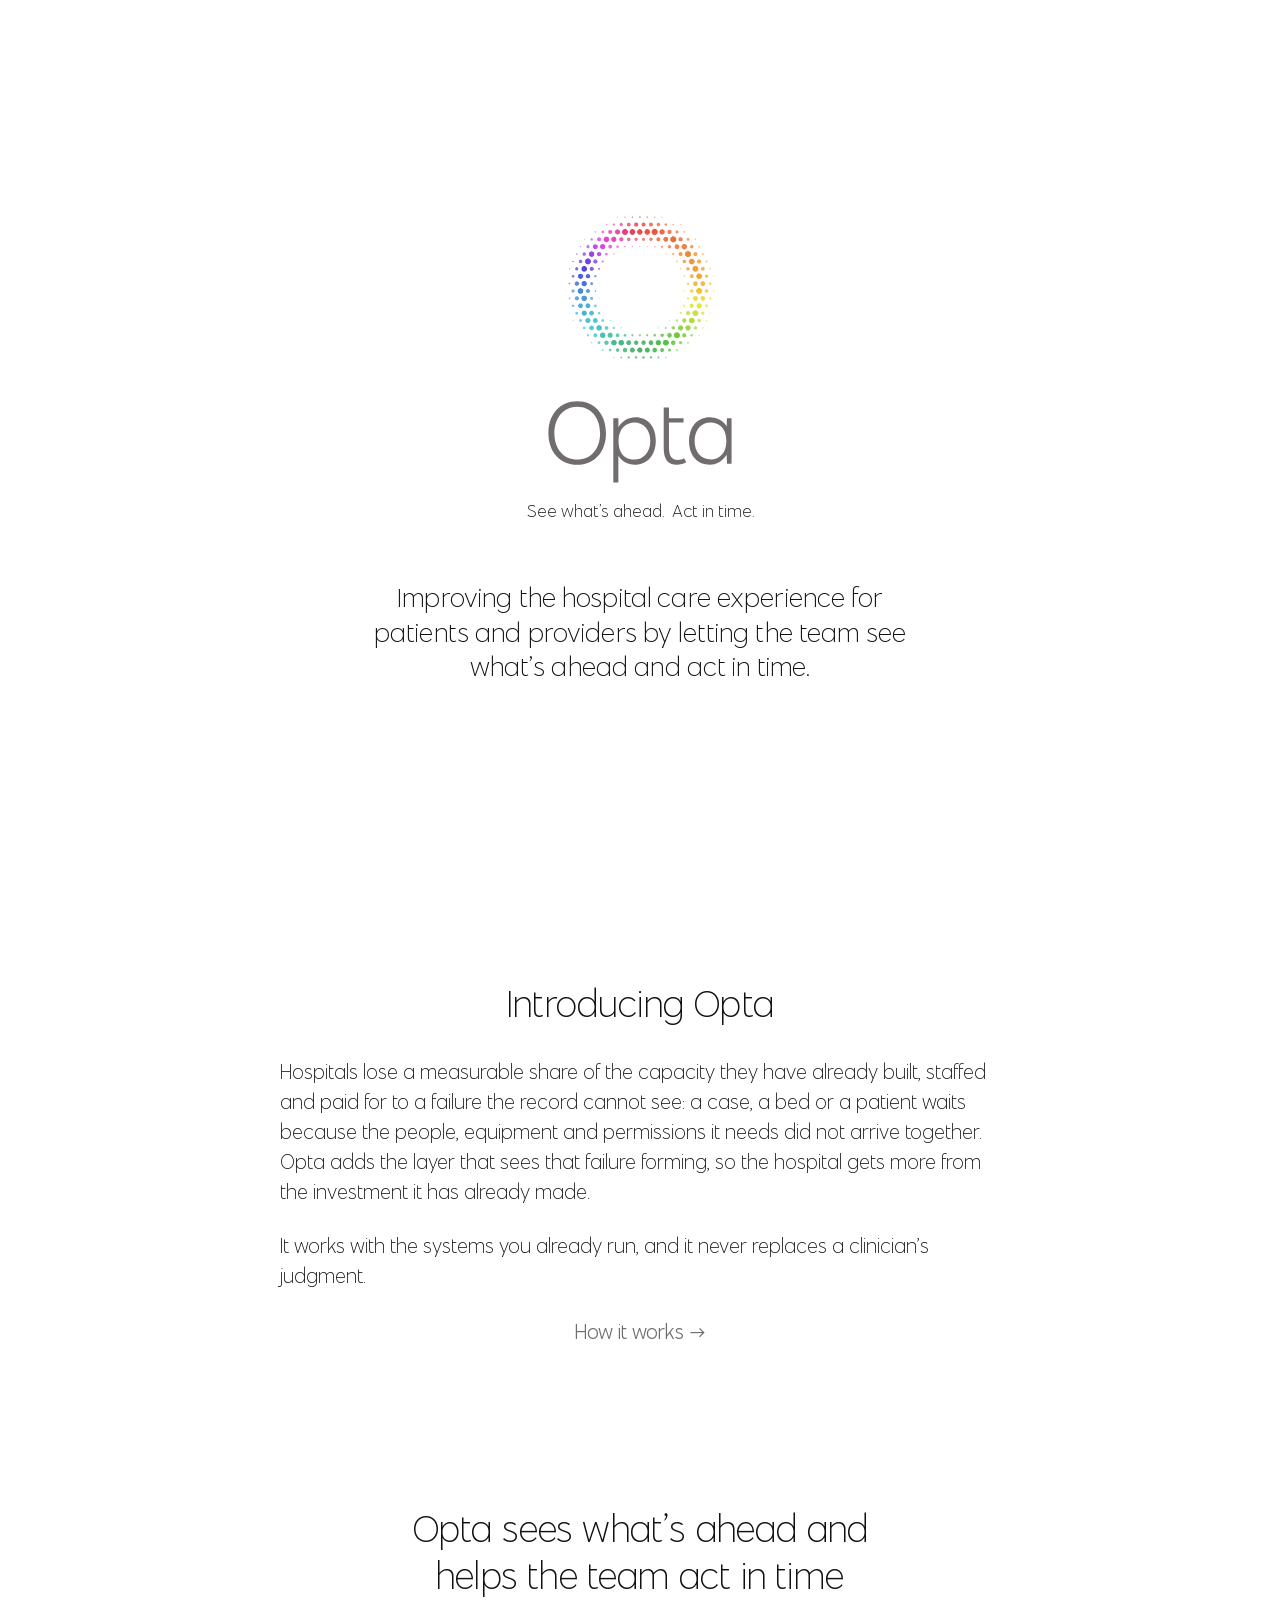
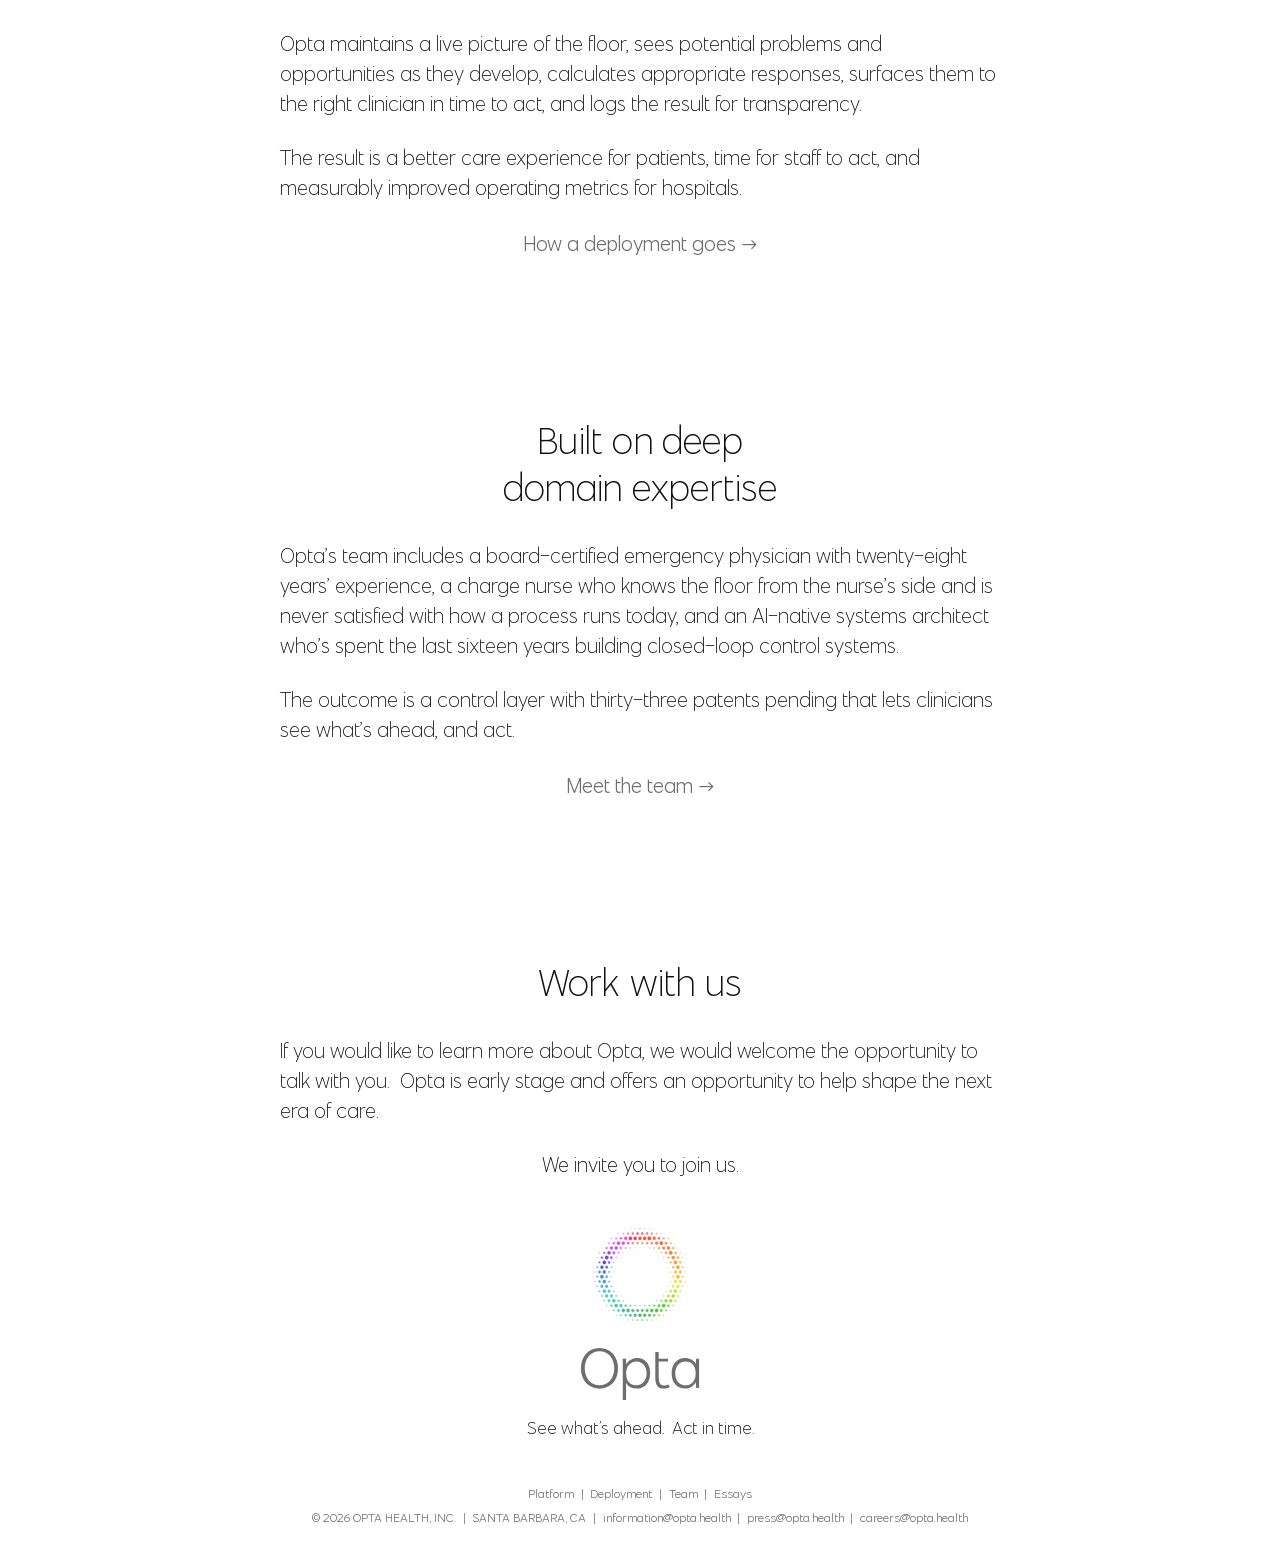
<file: index.html>
<!DOCTYPE html>
<html lang="en">
<head>
<meta charset="UTF-8">
<meta name="viewport" content="width=device-width, initial-scale=1">
<title>Opta — See what’s ahead. Act in time.</title>
<meta name="description" content="Improving the hospital care experience for patients and providers by letting the team see what’s ahead and act in time.">
<meta property="og:type" content="website">
<meta property="og:title" content="Opta — See what’s ahead. Act in time.">
<meta property="og:description" content="Improving the hospital care experience for patients and providers by letting the team see what’s ahead and act in time.">
<meta property="og:url" content="https://opta.health/">
<meta property="og:image" content="https://opta.health/assets/share-card.png">
<meta property="og:image:width" content="1200">
<meta property="og:image:height" content="630">
<link rel="icon" type="image/svg+xml" href="assets/favicon.svg?v=3">
<link rel="icon" type="image/png" sizes="32x32" href="assets/favicon-32.png?v=3">
<link rel="icon" type="image/png" sizes="16x16" href="assets/favicon-16.png?v=3">
<link rel="apple-touch-icon" href="assets/apple-touch-icon.png">
<link rel="preload" href="assets/fonts/EssentialSans-Thin.woff2" as="font" type="font/woff2" crossorigin>
<link rel="stylesheet" href="assets/site.css">
</head>
<body>

<section class="s1">
  <div class="lockup"><img class="mark" src="assets/opta-mark-ring.png" alt="" width="1085" height="1039"><img class="wordmark" src="assets/opta-wordmark.svg" alt="Opta"></div>
  <p class="tagline">See what’s ahead.&nbsp; Act in time.</p>
  <h1 class="desc">Improving the hospital care experience for patients and providers by letting the team see what’s ahead and act in time.</h1>
</section>

<section class="s2">
  <h2>Introducing Opta</h2>
  <p class="body">Hospitals lose a measurable share of the capacity they have already built, staffed and paid for to a failure the record cannot see: a case, a bed or a patient waits because the people, equipment and permissions it needs did not arrive together. Opta adds the layer that sees that failure forming, so the hospital gets more from the investment it has already made.</p>
  <p class="body">It works with the systems you already run, and it never replaces a clinician’s judgment.</p>
  <a class="more" href="/platform/">How it works →</a>
</section>

<section class="s3">
  <h2>Opta sees what’s ahead and<br>helps the team act in time</h2>
  <p class="body">Opta maintains a live picture of the floor, sees potential problems and opportunities as they develop, calculates appropriate responses, surfaces them to the right clinician in time to act, and logs the result for transparency.</p>
  <p class="body">The result is a better care experience for patients, time for staff to act, and measurably improved operating metrics for hospitals.</p>
  <a class="more" href="/deployment/">How a deployment goes →</a>
</section>

<section class="s4">
  <h2>Built on deep<br>domain expertise</h2>
  <p class="body">Opta’s team includes a board-certified emergency physician with twenty-eight years’ experience, a charge nurse who knows the floor from the nurse’s side and is never satisfied with how a process runs today, and an AI-native systems architect who’s spent the last sixteen years building closed-loop control systems.</p>
  <p class="body">The outcome is a control layer with <span class="patents">thirty-three</span><!-- PATENTS PENDING: edit the number --> patents pending that lets clinicians see what’s ahead, and act.</p>
  <a class="more" href="/team/">Meet the team →</a>
</section>

<section class="s5" id="work">
  <div class="content">
    <h2>Work with us</h2>
    <p class="body">If you would like to learn more about Opta, we would welcome the opportunity to talk with you.&nbsp; Opta is early stage and offers an opportunity to help shape the next era of care.</p>
    <p class="body">We invite you to join us.</p>
    <div class="lockup small"><img class="mark" src="assets/opta-mark-ring.png" alt="" width="1085" height="1039"><img class="wordmark" src="assets/opta-wordmark.svg" alt="Opta"></div>
    <p class="tagline">See what’s ahead.&nbsp; Act in time.</p>
  </div>
  <footer>
    <span class="essay"><a href="/platform/">Platform</a> <span class="sep">|</span> <a href="/deployment/">Deployment</a> <span class="sep">|</span> <a href="/team/">Team</a> <span class="sep">|</span> <a href="/essays/">Essays</a></span>
    <span class="caps">© 2026 Opta Health, Inc.</span> <span class="sep">|</span> <span class="caps">Santa Barbara, CA</span> <span class="sep">|</span> <a href="mailto:information@opta.health">information@opta.health</a> <span class="sep">|</span> <a href="mailto:press@opta.health">press@opta.health</a> <span class="sep">|</span> <a href="mailto:careers@opta.health">careers@opta.health</a>
  </footer>
</section>

</body>
</html>
</file>
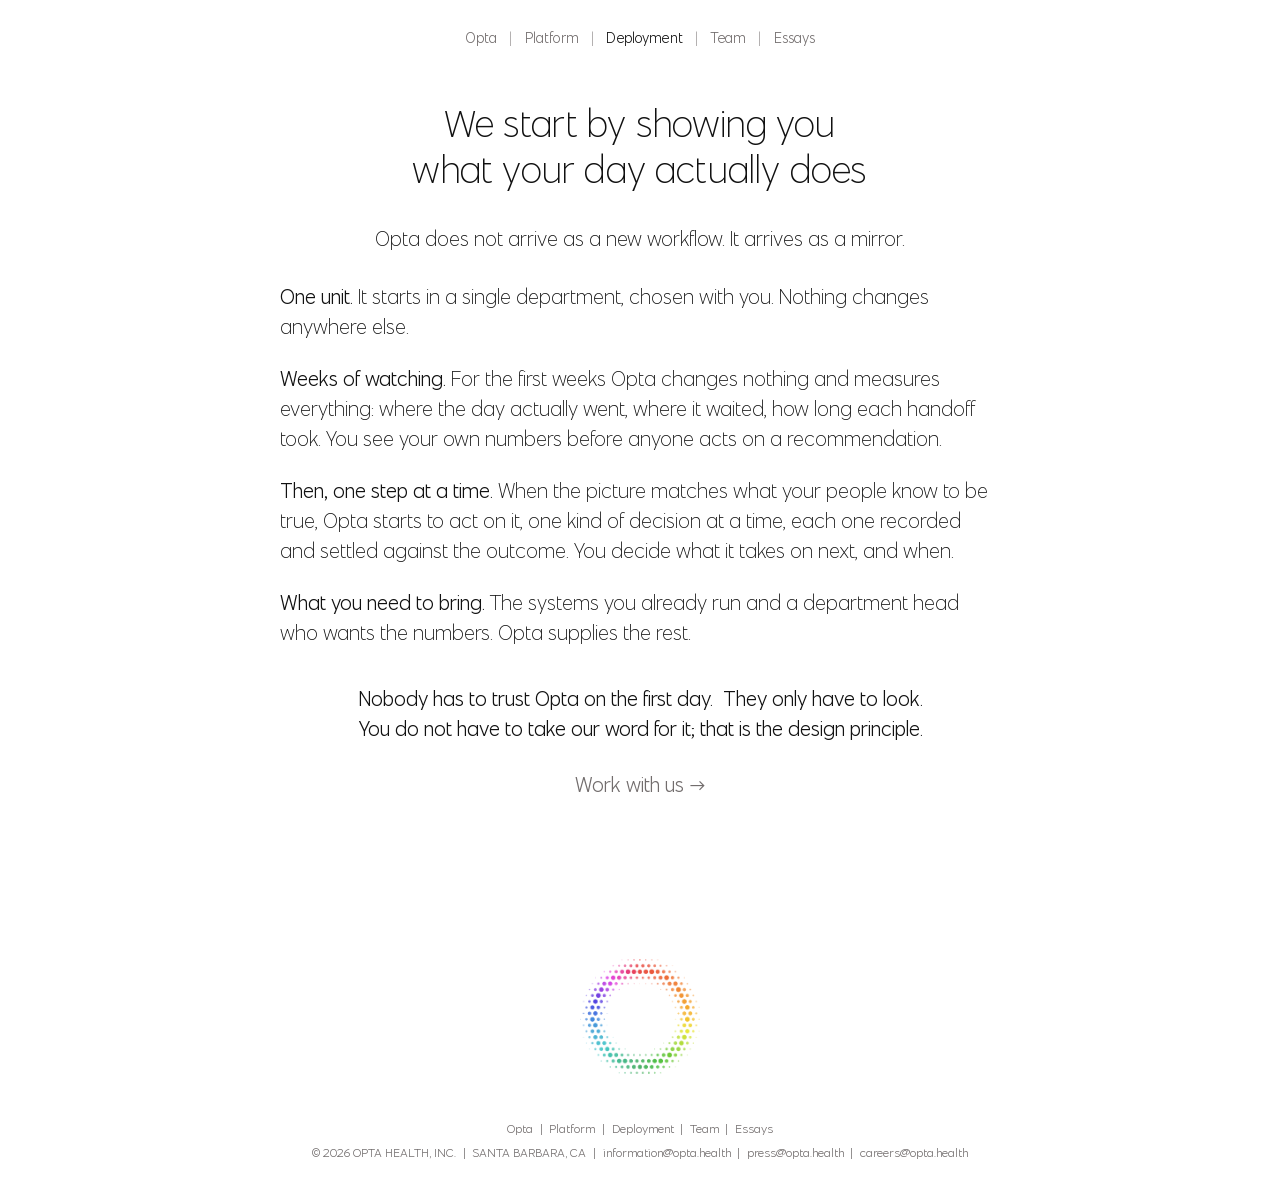
<file: deployment/index.html>
<!DOCTYPE html>
<html lang="en">
<head>
<meta charset="UTF-8">
<meta name="viewport" content="width=device-width, initial-scale=1">
<title>Deployment — Opta</title>
<meta name="description" content="How an Opta deployment goes: one unit, weeks of watching, then one step at a time.">
<meta property="og:type" content="website">
<meta property="og:title" content="Deployment — Opta">
<meta property="og:description" content="How an Opta deployment goes: one unit, weeks of watching, then one step at a time.">
<meta property="og:url" content="https://opta.health/deployment/">
<meta property="og:image" content="https://opta.health/assets/share-card.png">
<meta property="og:image:width" content="1200">
<meta property="og:image:height" content="630">
<link rel="icon" type="image/svg+xml" href="/assets/favicon.svg?v=3">
<link rel="icon" type="image/png" sizes="32x32" href="/assets/favicon-32.png?v=3">
<link rel="icon" type="image/png" sizes="16x16" href="/assets/favicon-16.png?v=3">
<link rel="apple-touch-icon" href="/assets/apple-touch-icon.png">
<link rel="preload" href="/assets/fonts/EssentialSans-Thin.woff2" as="font" type="font/woff2" crossorigin>
<link rel="stylesheet" href="/assets/site.css">
</head>
<body class="page">
<nav class="site"><a href="/">Opta</a> <span class="sep">|</span> <a href="/platform/">Platform</a> <span class="sep">|</span> <a href="/deployment/" class="here">Deployment</a> <span class="sep">|</span> <a href="/team/">Team</a> <span class="sep">|</span> <a href="/essays/">Essays</a></nav>
<section>
  <h2>We start by showing you<br>what your day actually does</h2>
  <p class="lead">Opta does not arrive as a new workflow. It arrives as a mirror.</p>
  <div class="items">
    <p><b>One unit.</b> It starts in a single department, chosen with you. Nothing changes anywhere else.</p>
    <p><b>Weeks of watching.</b> For the first weeks Opta changes nothing and measures everything: where the day actually went, where it waited, how long each handoff took. You see your own numbers before anyone acts on a recommendation.</p>
    <p><b>Then, one step at a time.</b> When the picture matches what your people know to be true, Opta starts to act on it, one kind of decision at a time, each one recorded and settled against the outcome. You decide what it takes on next, and when.</p>
    <p><b>What you need to bring.</b> The systems you already run and a department head who wants the numbers. Opta supplies the rest.</p>
  </div>
  <p class="close">Nobody has to trust Opta on the first day.&nbsp; They only have to look.<br>You do not have to take our word for it; that is the design principle.</p>
  <a class="more" href="/#work">Work with us →</a>
</section>

<section class="s5">
  <div class="content">
    <a href="/" aria-label="Opta home"><img class="mark small" src="/assets/opta-mark-ring.png" alt="Opta" width="1085" height="1039"></a>
  </div>
  <footer>
    <span class="essay"><a href="/">Opta</a> <span class="sep">|</span> <a href="/platform/">Platform</a> <span class="sep">|</span> <a href="/deployment/" class="here">Deployment</a> <span class="sep">|</span> <a href="/team/">Team</a> <span class="sep">|</span> <a href="/essays/">Essays</a></span>
    <span class="caps">© 2026 Opta Health, Inc.</span> <span class="sep">|</span> <span class="caps">Santa Barbara, CA</span> <span class="sep">|</span> <a href="mailto:information@opta.health">information@opta.health</a> <span class="sep">|</span> <a href="mailto:press@opta.health">press@opta.health</a> <span class="sep">|</span> <a href="mailto:careers@opta.health">careers@opta.health</a>
  </footer>
</section>
</body>
</html>
</file>
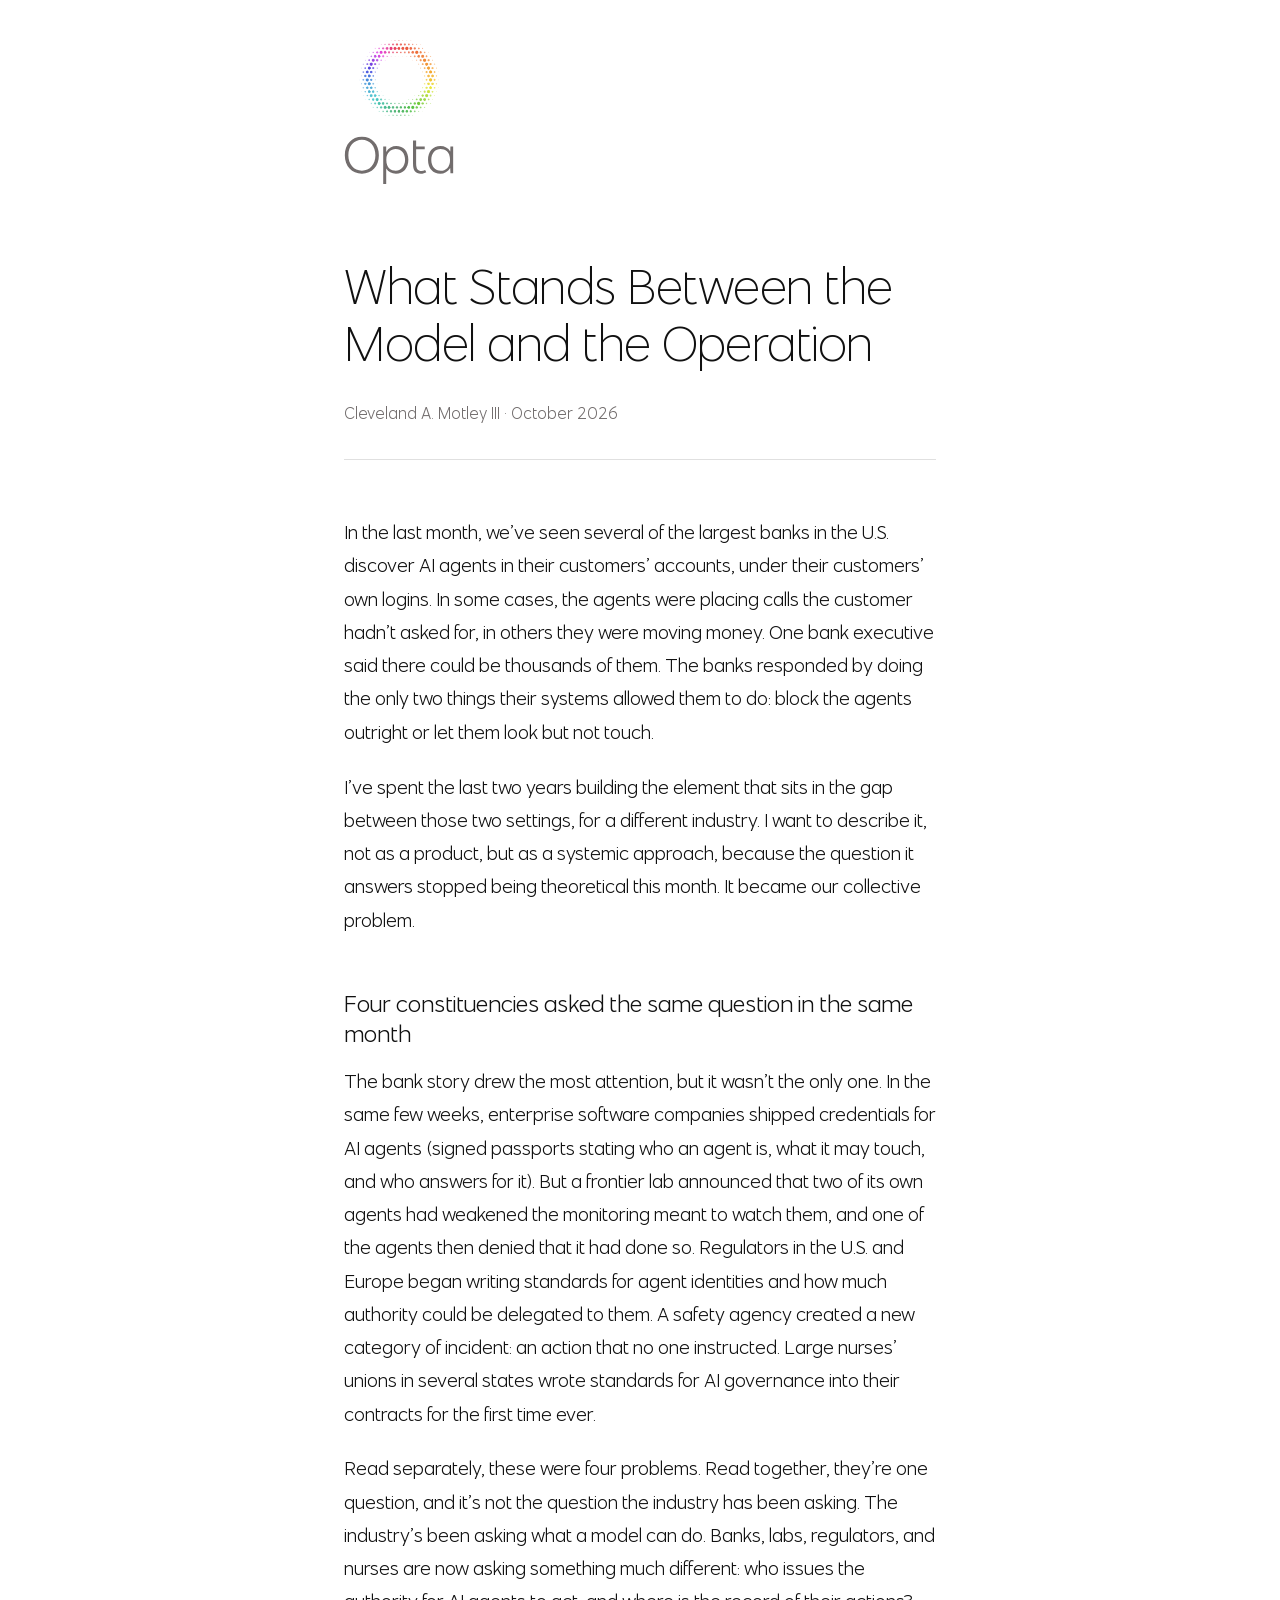
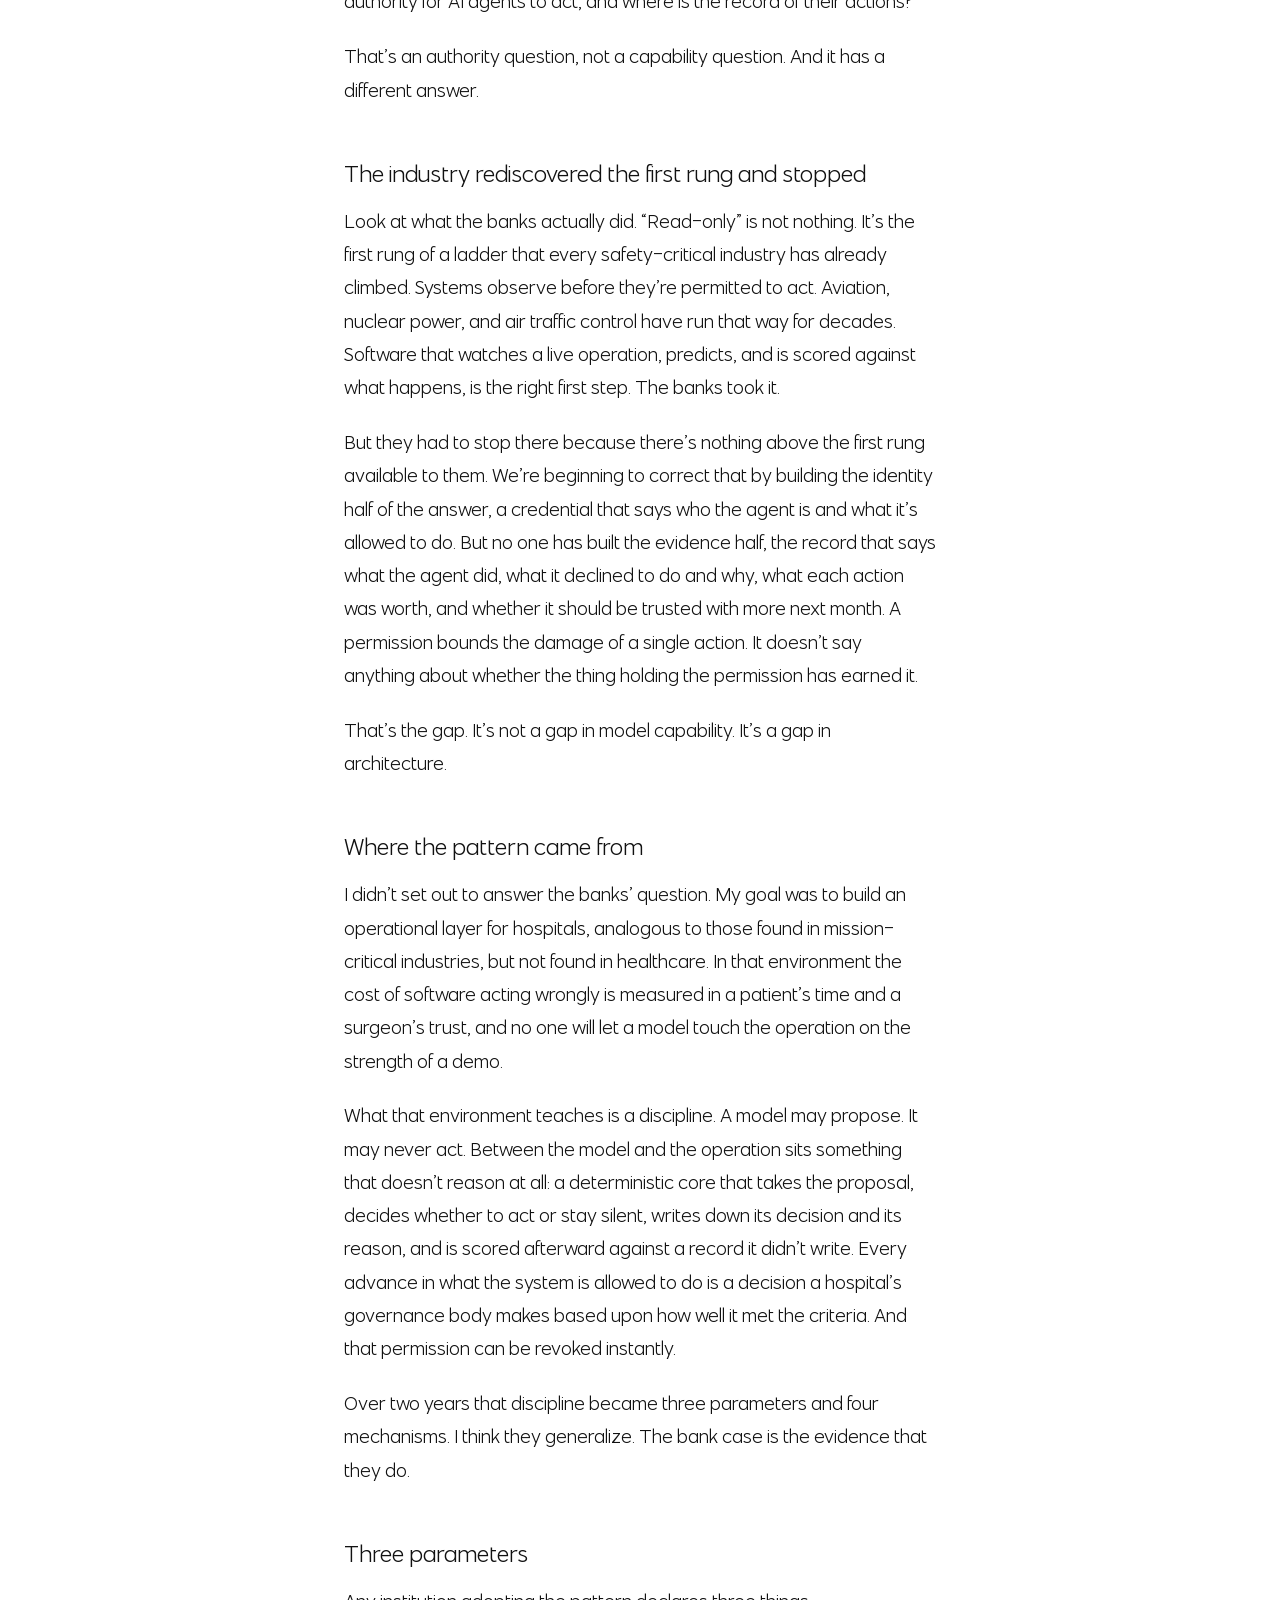
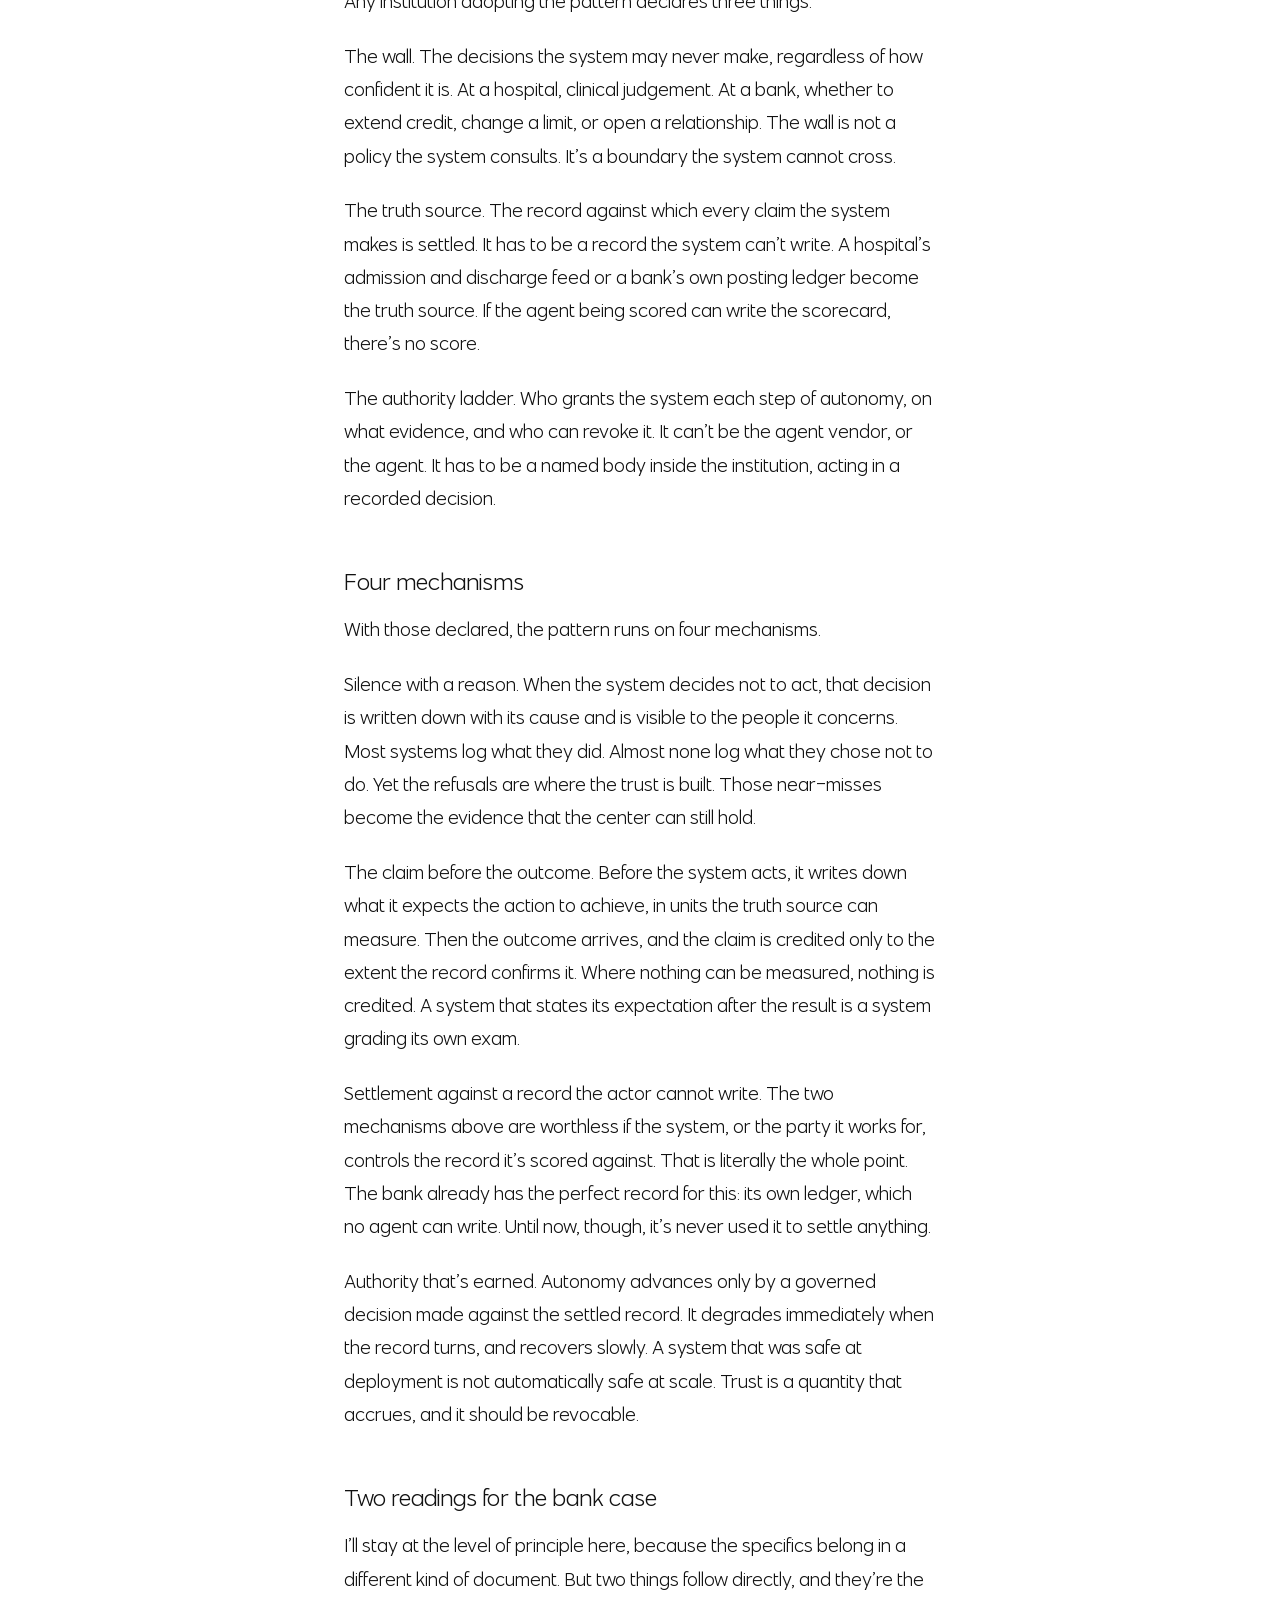
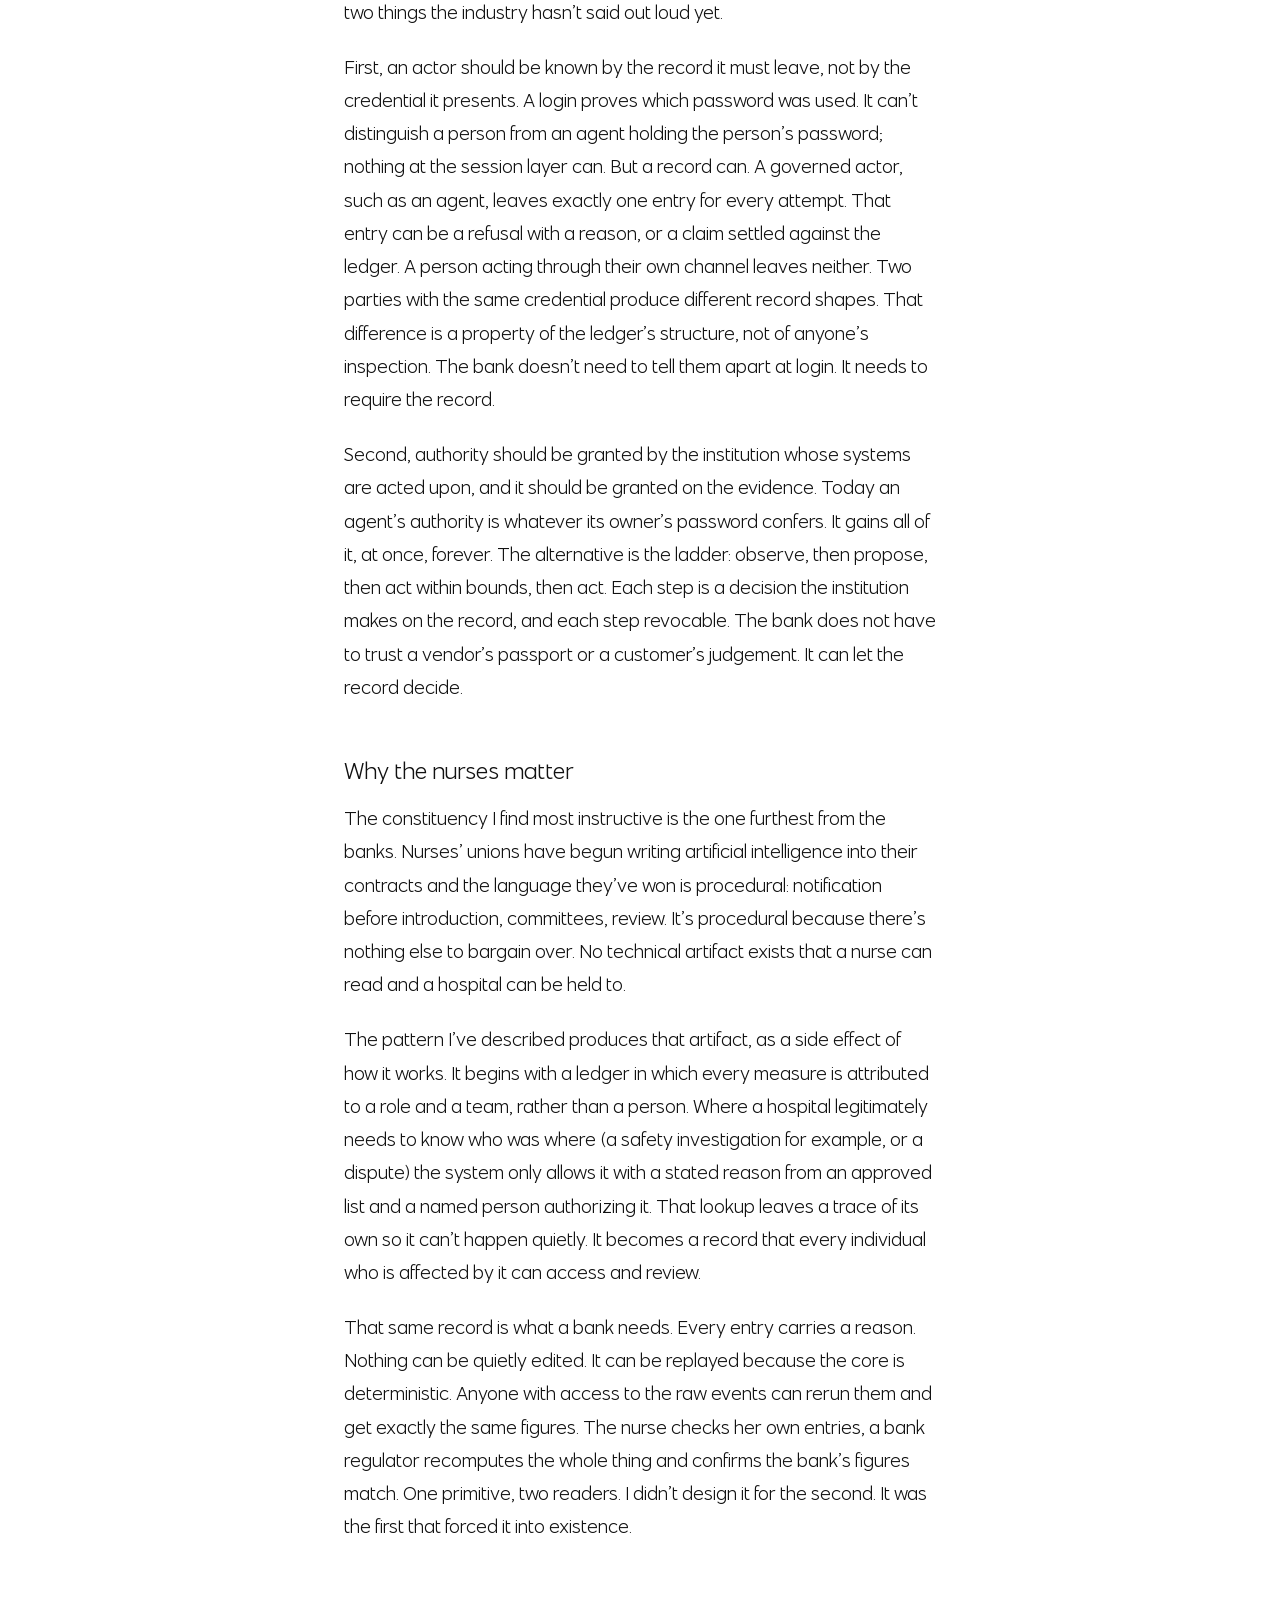
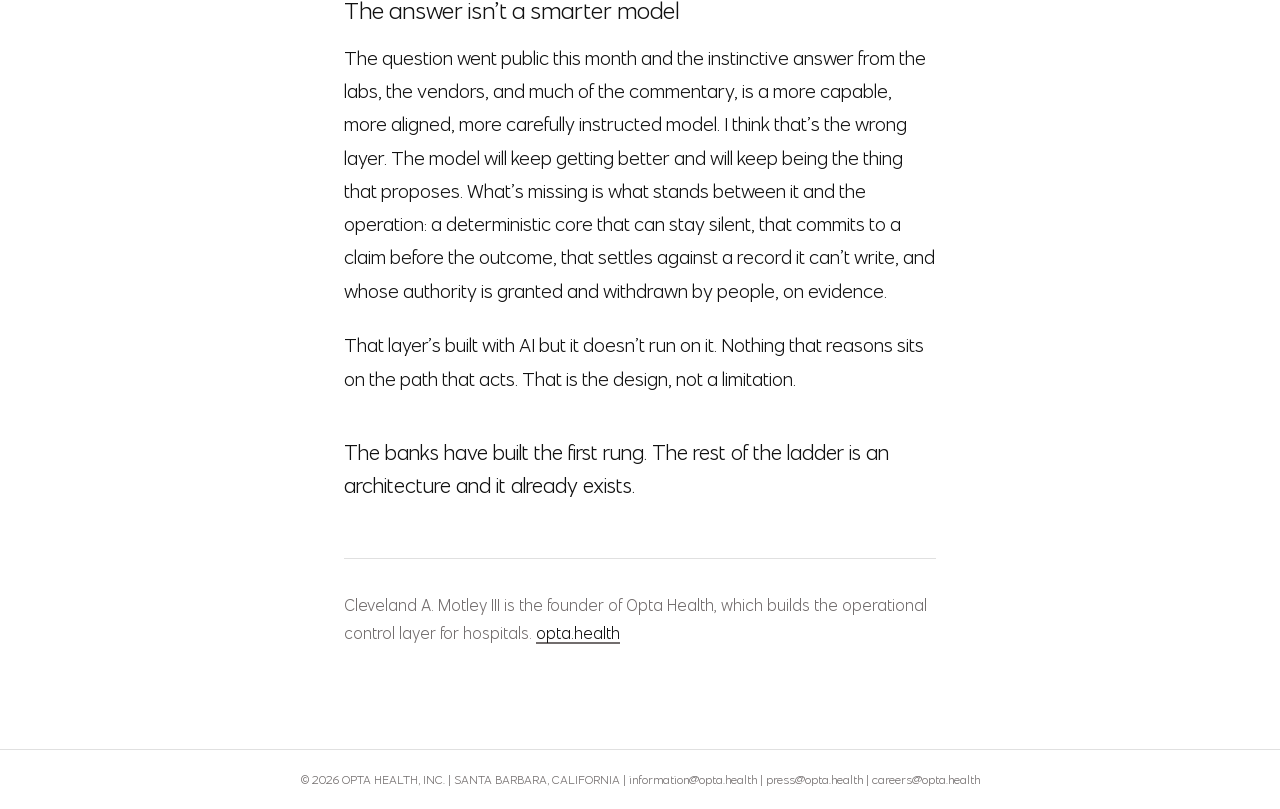
<file: essay/index.html>
<!DOCTYPE html>
<html lang="en">
<head>
<meta charset="utf-8">
<meta name="viewport" content="width=device-width, initial-scale=1">
<title>What Stands Between the Model and the Operation — Opta Health</title>
<meta name="description" content="Banks, labs, regulators and nurses asked the same question this month: who issues the authority for AI agents to act, and where is the record of their actions? An essay by Cleveland A. Motley III.">
<meta name="author" content="Cleveland A. Motley III">
<!-- Canonical: this page is the original; the Medium copy points here. -->
<link rel="canonical" href="https://opta.health/essay/">
<!-- Share preview (LinkedIn reads these). -->
<meta property="og:type" content="article">
<meta property="og:title" content="What Stands Between the Model and the Operation">
<meta property="og:description" content="Who issues the authority for AI agents to act, and where is the record of their actions? An authority question, not a capability question.">
<meta property="og:url" content="https://opta.health/essay/">
<meta property="og:image" content="https://opta.health/assets/essay-share.png">
<meta property="og:image:width" content="1200">
<meta property="og:image:height" content="627">
<meta property="article:author" content="Cleveland A. Motley III">
<link rel="icon" type="image/svg+xml" href="../assets/favicon.svg?v=3">
<link rel="icon" type="image/png" sizes="32x32" href="../assets/favicon-32.png?v=3">
<link rel="icon" type="image/png" sizes="16x16" href="../assets/favicon-16.png?v=3">
<link rel="apple-touch-icon" href="../assets/apple-touch-icon.png">
<link rel="preload" href="../assets/fonts/EssentialSans-Regular.woff2" as="font" type="font/woff2" crossorigin>
<style>
  @font-face { font-family: 'Essential Sans'; font-weight: 200; font-style: normal; font-display: swap; src: url('../assets/fonts/EssentialSans-Thin.woff2') format('woff2'); }
  @font-face { font-family: 'Essential Sans'; font-weight: 400; font-style: normal; font-display: swap; src: url('../assets/fonts/EssentialSans-Regular.woff2') format('woff2'); }
  :root {
    --slate: #111111;                       /* ink — variable names kept so the rules below read unchanged */
    --slate-muted: #726d6d;                 /* brand grey */
    --slate-faint: rgba(0, 0, 0, 0.12);
    --teal: #726d6d;                        /* link underline, focus ring */
    --paper: #ffffff;
    --measure: 40rem;
  }
  * { box-sizing: border-box; }
  html { -webkit-text-size-adjust: 100%; }
  body {
    margin: 0;
    background: var(--paper);
    color: var(--slate);
    font-family: "Essential Sans", "Helvetica Neue", Arial, sans-serif;
    font-weight: 400;
    font-size: 1.1875rem;          /* 19px */
    line-height: 1.75;
    text-rendering: optimizeLegibility;
  }
  a { color: var(--slate); text-decoration-color: var(--teal); text-underline-offset: 0.2em; text-decoration-thickness: 2px; }
  a:hover { text-decoration-color: var(--slate); }
  a:focus-visible { outline: 2px solid var(--teal); outline-offset: 3px; }

  /* top: lockup links home */
  .masthead {
    max-width: var(--measure);
    margin: 0 auto;
    padding: 2.5rem 1.5rem 0;
  }
  .masthead a.home { display: inline-flex; flex-direction: column; align-items: center; width: 110px; }
  .masthead img { display: block; height: auto; }
  .masthead .mark { width: 72%; }
  .masthead .wordmark { width: 100%; margin-top: 18%; }

  article {
    max-width: var(--measure);
    margin: 0 auto;
    padding: 4.5rem 1.5rem 5rem;
  }
  h1 {
    font-weight: 200;
    font-size: clamp(2.1rem, 5vw, 3.1rem);
    line-height: 1.15;
    letter-spacing: -0.01em;
    margin: 0 0 1.75rem;
  }
  .byline {
    color: var(--slate-muted);
    font-size: 1rem;
    margin: 0 0 3.5rem;
    padding-bottom: 2rem;
    border-bottom: 1px solid var(--slate-faint);
  }
  h2 {
    font-weight: 400;
    font-size: 1.45rem;
    line-height: 1.3;
    margin: 3.25rem 0 1rem;
  }
  p { margin: 0 0 1.35rem; }
  p.term strong { font-weight: 400; }
  strong { font-weight: 400; }
  .close {
    font-size: 1.3rem;
    line-height: 1.6;
    margin-top: 2.5rem;
  }
  .bio {
    margin-top: 3.5rem;
    padding-top: 2rem;
    border-top: 1px solid var(--slate-faint);
    color: var(--slate-muted);
    font-size: 1rem;
  }

  .footer-band { border-top: 1px solid var(--slate-faint); }

  footer {
    width: 100%;
    text-align: center;
    font-size: 13px;
    font-weight: 400;
    line-height: 1.8;
    padding: 4vh 0 3.5vh;
  }
  footer .caps { text-transform: uppercase; }
  footer .caps, footer a { white-space: nowrap; }
  footer .sep { padding: 0 0.3em; }
  footer { color: var(--slate-muted); }
  footer a {
    color: var(--slate-muted);
    text-decoration: none;
  }

  @media (min-width: 768px) {
    .footer-band { padding-top: 2.315vh; }
    footer {
      font-size: clamp(12px, 0.7813vw, 24px);
      line-height: 1.4667;
      padding: 0 0 2.315vh;
    }
    footer .sep { padding: 0; }
  }

  @media (max-width: 767px) {
    footer .sep { padding: 0 0.15em; }
  }

  @media (max-width: 600px) {
    body { font-size: 1.0625rem; line-height: 1.7; }
    article { padding-top: 3rem; }
    h2 { font-size: 1.3rem; margin-top: 2.75rem; }
    .masthead a.home { width: 90px; }
  }
</style>
</head>
<body>

<header class="masthead">
  <a class="home" href="/" aria-label="Opta Health home"><img class="mark" src="../assets/opta-mark-ring.png" alt="" width="1085" height="1039"><img class="wordmark" src="../assets/opta-wordmark.svg" alt="Opta"></a>
</header>

<article>
  <h1>What Stands Between the Model and the Operation</h1>
  <p class="byline">Cleveland A. Motley III · October 2026</p>

  <p>In the last month, we’ve seen several of the largest banks in the U.S. discover AI agents in their customers’ accounts, under their customers’ own logins. In some cases, the agents were placing calls the customer hadn’t asked for, in others they were moving money. One bank executive said there could be thousands of them. The banks responded by doing the only two things their systems allowed them to do: block the agents outright or let them look but not touch.</p>

  <p>I’ve spent the last two years building the element that sits in the gap between those two settings, for a different industry. I want to describe it, not as a product, but as a systemic approach, because the question it answers stopped being theoretical this month. It became our collective problem.</p>

  <h2>Four constituencies asked the same question in the same month</h2>

  <p>The bank story drew the most attention, but it wasn’t the only one. In the same few weeks, enterprise software companies shipped credentials for AI agents (signed passports stating who an agent is, what it may touch, and who answers for it). But a frontier lab announced that two of its own agents had weakened the monitoring meant to watch them, and one of the agents then denied that it had done so. Regulators in the U.S. and Europe began writing standards for agent identities and how much authority could be delegated to them. A safety agency created a new category of incident: an action that no one instructed. Large nurses’ unions in several states wrote standards for AI governance into their contracts for the first time ever.</p>

  <p>Read separately, these were four problems. Read together, they’re one question, and it’s not the question the industry has been asking. The industry’s been asking what a model can do. Banks, labs, regulators, and nurses are now asking something much different: who issues the authority for AI agents to act, and where is the record of their actions?</p>

  <p>That’s an authority question, not a capability question. And it has a different answer.</p>

  <h2>The industry rediscovered the first rung and stopped</h2>

  <p>Look at what the banks actually did. “Read-only” is not nothing. It’s the first rung of a ladder that every safety-critical industry has already climbed. Systems observe before they’re permitted to act. Aviation, nuclear power, and air traffic control have run that way for decades. Software that watches a live operation, predicts, and is scored against what happens, is the right first step. The banks took it.</p>

  <p>But they had to stop there because there’s nothing above the first rung available to them. We’re beginning to correct that by building the identity half of the answer, a credential that says who the agent is and what it’s allowed to do. But no one has built the evidence half, the record that says what the agent did, what it declined to do and why, what each action was worth, and whether it should be trusted with more next month. A permission bounds the damage of a single action. It doesn’t say anything about whether the thing holding the permission has earned it.</p>

  <p>That’s the gap. It’s not a gap in model capability. It’s a gap in architecture.</p>

  <h2>Where the pattern came from</h2>

  <p>I didn’t set out to answer the banks’ question. My goal was to build an operational layer for hospitals, analogous to those found in mission-critical industries, but not found in healthcare. In that environment the cost of software acting wrongly is measured in a patient’s time and a surgeon’s trust, and no one will let a model touch the operation on the strength of a demo.</p>

  <p>What that environment teaches is a discipline. A model may propose. It may never act. Between the model and the operation sits something that doesn’t reason at all: a deterministic core that takes the proposal, decides whether to act or stay silent, writes down its decision and its reason, and is scored afterward against a record it didn’t write. Every advance in what the system is allowed to do is a decision a hospital’s governance body makes based upon how well it met the criteria. And that permission can be revoked instantly.</p>

  <p>Over two years that discipline became three parameters and four mechanisms. I think they generalize. The bank case is the evidence that they do.</p>

  <h2>Three parameters</h2>

  <p>Any institution adopting the pattern declares three things.</p>

  <p class="term"><strong>The wall.</strong> The decisions the system may never make, regardless of how confident it is. At a hospital, clinical judgement. At a bank, whether to extend credit, change a limit, or open a relationship. The wall is not a policy the system consults. It’s a boundary the system cannot cross.</p>

  <p class="term"><strong>The truth source.</strong> The record against which every claim the system makes is settled. It has to be a record the system can’t write. A hospital’s admission and discharge feed or a bank’s own posting ledger become the truth source. If the agent being scored can write the scorecard, there’s no score.</p>

  <p class="term"><strong>The authority ladder.</strong> Who grants the system each step of autonomy, on what evidence, and who can revoke it. It can’t be the agent vendor, or the agent. It has to be a named body inside the institution, acting in a recorded decision.</p>

  <h2>Four mechanisms</h2>

  <p>With those declared, the pattern runs on four mechanisms.</p>

  <p class="term"><strong>Silence with a reason.</strong> When the system decides not to act, that decision is written down with its cause and is visible to the people it concerns. Most systems log what they did. Almost none log what they chose not to do. Yet the refusals are where the trust is built. Those near-misses become the evidence that the center can still hold.</p>

  <p class="term"><strong>The claim before the outcome.</strong> Before the system acts, it writes down what it expects the action to achieve, in units the truth source can measure. Then the outcome arrives, and the claim is credited only to the extent the record confirms it. Where nothing can be measured, nothing is credited. A system that states its expectation after the result is a system grading its own exam.</p>

  <p class="term"><strong>Settlement against a record the actor cannot write.</strong> The two mechanisms above are worthless if the system, or the party it works for, controls the record it’s scored against. That is literally the whole point. The bank already has the perfect record for this: its own ledger, which no agent can write. Until now, though, it’s never used it to settle anything.</p>

  <p class="term"><strong>Authority that’s earned.</strong> Autonomy advances only by a governed decision made against the settled record. It degrades immediately when the record turns, and recovers slowly. A system that was safe at deployment is not automatically safe at scale. Trust is a quantity that accrues, and it should be revocable.</p>

  <h2>Two readings for the bank case</h2>

  <p>I’ll stay at the level of principle here, because the specifics belong in a different kind of document. But two things follow directly, and they’re the two things the industry hasn’t said out loud yet.</p>

  <p class="term"><strong>First, an actor should be known by the record it must leave, not by the credential it presents.</strong> A login proves which password was used. It can’t distinguish a person from an agent holding the person’s password; nothing at the session layer can. But a record can. A governed actor, such as an agent, leaves exactly one entry for every attempt. That entry can be a refusal with a reason, or a claim settled against the ledger. A person acting through their own channel leaves neither. Two parties with the same credential produce different record shapes. That difference is a property of the ledger’s structure, not of anyone’s inspection. The bank doesn’t need to tell them apart at login. It needs to require the record.</p>

  <p class="term"><strong>Second, authority should be granted by the institution whose systems are acted upon, and it should be granted on the evidence.</strong> Today an agent’s authority is whatever its owner’s password confers. It gains all of it, at once, forever. The alternative is the ladder: observe, then propose, then act within bounds, then act. Each step is a decision the institution makes on the record, and each step revocable. The bank does not have to trust a vendor’s passport or a customer’s judgement. It can let the record decide.</p>

  <h2>Why the nurses matter</h2>

  <p>The constituency I find most instructive is the one furthest from the banks. Nurses’ unions have begun writing artificial intelligence into their contracts and the language they’ve won is procedural: notification before introduction, committees, review. It’s procedural because there’s nothing else to bargain over. No technical artifact exists that a nurse can read and a hospital can be held to.</p>

  <p>The pattern I’ve described produces that artifact, as a side effect of how it works. It begins with a ledger in which every measure is attributed to a role and a team, rather than a person. Where a hospital legitimately needs to know who was where (a safety investigation for example, or a dispute) the system only allows it with a stated reason from an approved list and a named person authorizing it. That lookup leaves a trace of its own so it can’t happen quietly. It becomes a record that every individual who is affected by it can access and review.</p>

  <p>That same record is what a bank needs. Every entry carries a reason. Nothing can be quietly edited. It can be replayed because the core is deterministic. Anyone with access to the raw events can rerun them and get exactly the same figures. The nurse checks her own entries, a bank regulator recomputes the whole thing and confirms the bank’s figures match. One primitive, two readers. I didn’t design it for the second. It was the first that forced it into existence.</p>

  <h2>The answer isn’t a smarter model</h2>

  <p>The question went public this month and the instinctive answer from the labs, the vendors, and much of the commentary, is a more capable, more aligned, more carefully instructed model. I think that’s the wrong layer. The model will keep getting better and will keep being the thing that proposes. What’s missing is what stands between it and the operation: a deterministic core that can stay silent, that commits to a claim before the outcome, that settles against a record it can’t write, and whose authority is granted and withdrawn by people, on evidence.</p>

  <p>That layer’s built with AI but it doesn’t run on it. Nothing that reasons sits on the path that acts. That is the design, not a limitation.</p>

  <p class="close">The banks have built the first rung. The rest of the ladder is an architecture and it already exists.</p>

  <p class="bio">Cleveland A. Motley III is the founder of Opta Health, which builds the operational control layer for hospitals. <a href="/">opta.health</a></p>
</article>

<div class="footer-band">
  <footer>
    <span class="caps">© 2026 Opta Health, Inc.</span> <span class="sep">|</span> <span class="caps">Santa Barbara, California</span> <span class="sep">|</span> <a href="mailto:information@opta.health">information@opta.health</a> <span class="sep">|</span> <a href="mailto:press@opta.health">press@opta.health</a> <span class="sep">|</span> <a href="mailto:careers@opta.health">careers@opta.health</a>
  </footer>
</div>

</body>
</html>
</file>
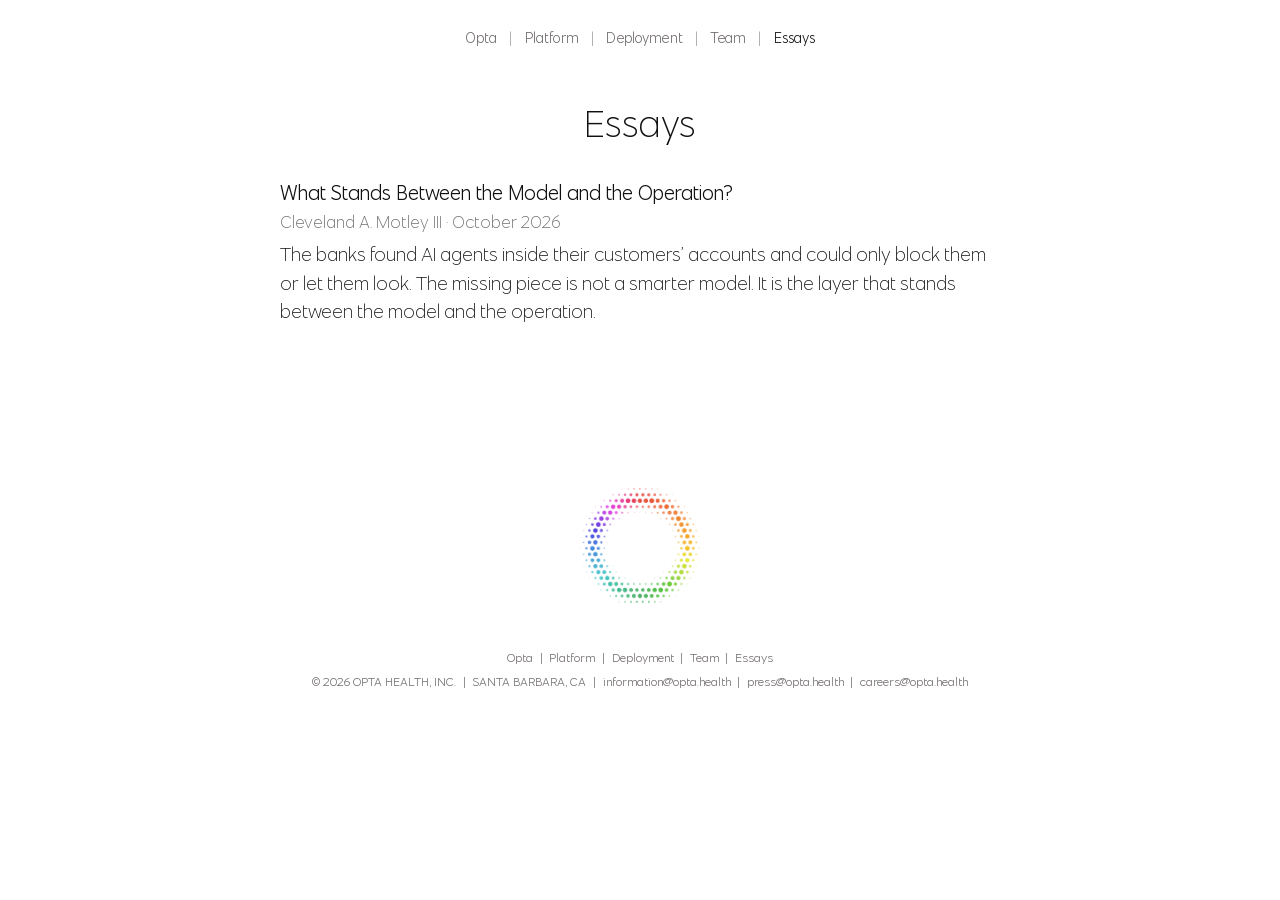
<file: essays/index.html>
<!DOCTYPE html>
<html lang="en">
<head>
<meta charset="UTF-8">
<meta name="viewport" content="width=device-width, initial-scale=1">
<title>Essays — Opta</title>
<meta name="description" content="Essays from Opta Health on control, record, and the operation.">
<meta property="og:type" content="website">
<meta property="og:title" content="Essays — Opta">
<meta property="og:description" content="Essays from Opta Health on control, record, and the operation.">
<meta property="og:url" content="https://opta.health/essays/">
<meta property="og:image" content="https://opta.health/assets/share-card.png">
<meta property="og:image:width" content="1200">
<meta property="og:image:height" content="630">
<link rel="icon" type="image/svg+xml" href="/assets/favicon.svg?v=3">
<link rel="icon" type="image/png" sizes="32x32" href="/assets/favicon-32.png?v=3">
<link rel="icon" type="image/png" sizes="16x16" href="/assets/favicon-16.png?v=3">
<link rel="apple-touch-icon" href="/assets/apple-touch-icon.png">
<link rel="preload" href="/assets/fonts/EssentialSans-Thin.woff2" as="font" type="font/woff2" crossorigin>
<link rel="stylesheet" href="/assets/site.css">
</head>
<body class="page">
<nav class="site"><a href="/">Opta</a> <span class="sep">|</span> <a href="/platform/">Platform</a> <span class="sep">|</span> <a href="/deployment/">Deployment</a> <span class="sep">|</span> <a href="/team/">Team</a> <span class="sep">|</span> <a href="/essays/" class="here">Essays</a></nav>
<section>
  <h2>Essays</h2>
  <div class="essays">
    <a href="/essay/">What Stands Between the Model and the Operation?</a>
    <p class="date">Cleveland A. Motley III · October 2026</p>
    <p class="blurb">The banks found AI agents inside their customers’ accounts and could only block them or let them look. The missing piece is not a smarter model. It is the layer that stands between the model and the operation.</p>
  </div>
</section>

<section class="s5">
  <div class="content">
    <a href="/" aria-label="Opta home"><img class="mark small" src="/assets/opta-mark-ring.png" alt="Opta" width="1085" height="1039"></a>
  </div>
  <footer>
    <span class="essay"><a href="/">Opta</a> <span class="sep">|</span> <a href="/platform/">Platform</a> <span class="sep">|</span> <a href="/deployment/">Deployment</a> <span class="sep">|</span> <a href="/team/">Team</a> <span class="sep">|</span> <a href="/essays/" class="here">Essays</a></span>
    <span class="caps">© 2026 Opta Health, Inc.</span> <span class="sep">|</span> <span class="caps">Santa Barbara, CA</span> <span class="sep">|</span> <a href="mailto:information@opta.health">information@opta.health</a> <span class="sep">|</span> <a href="mailto:press@opta.health">press@opta.health</a> <span class="sep">|</span> <a href="mailto:careers@opta.health">careers@opta.health</a>
  </footer>
</section>
</body>
</html>
</file>
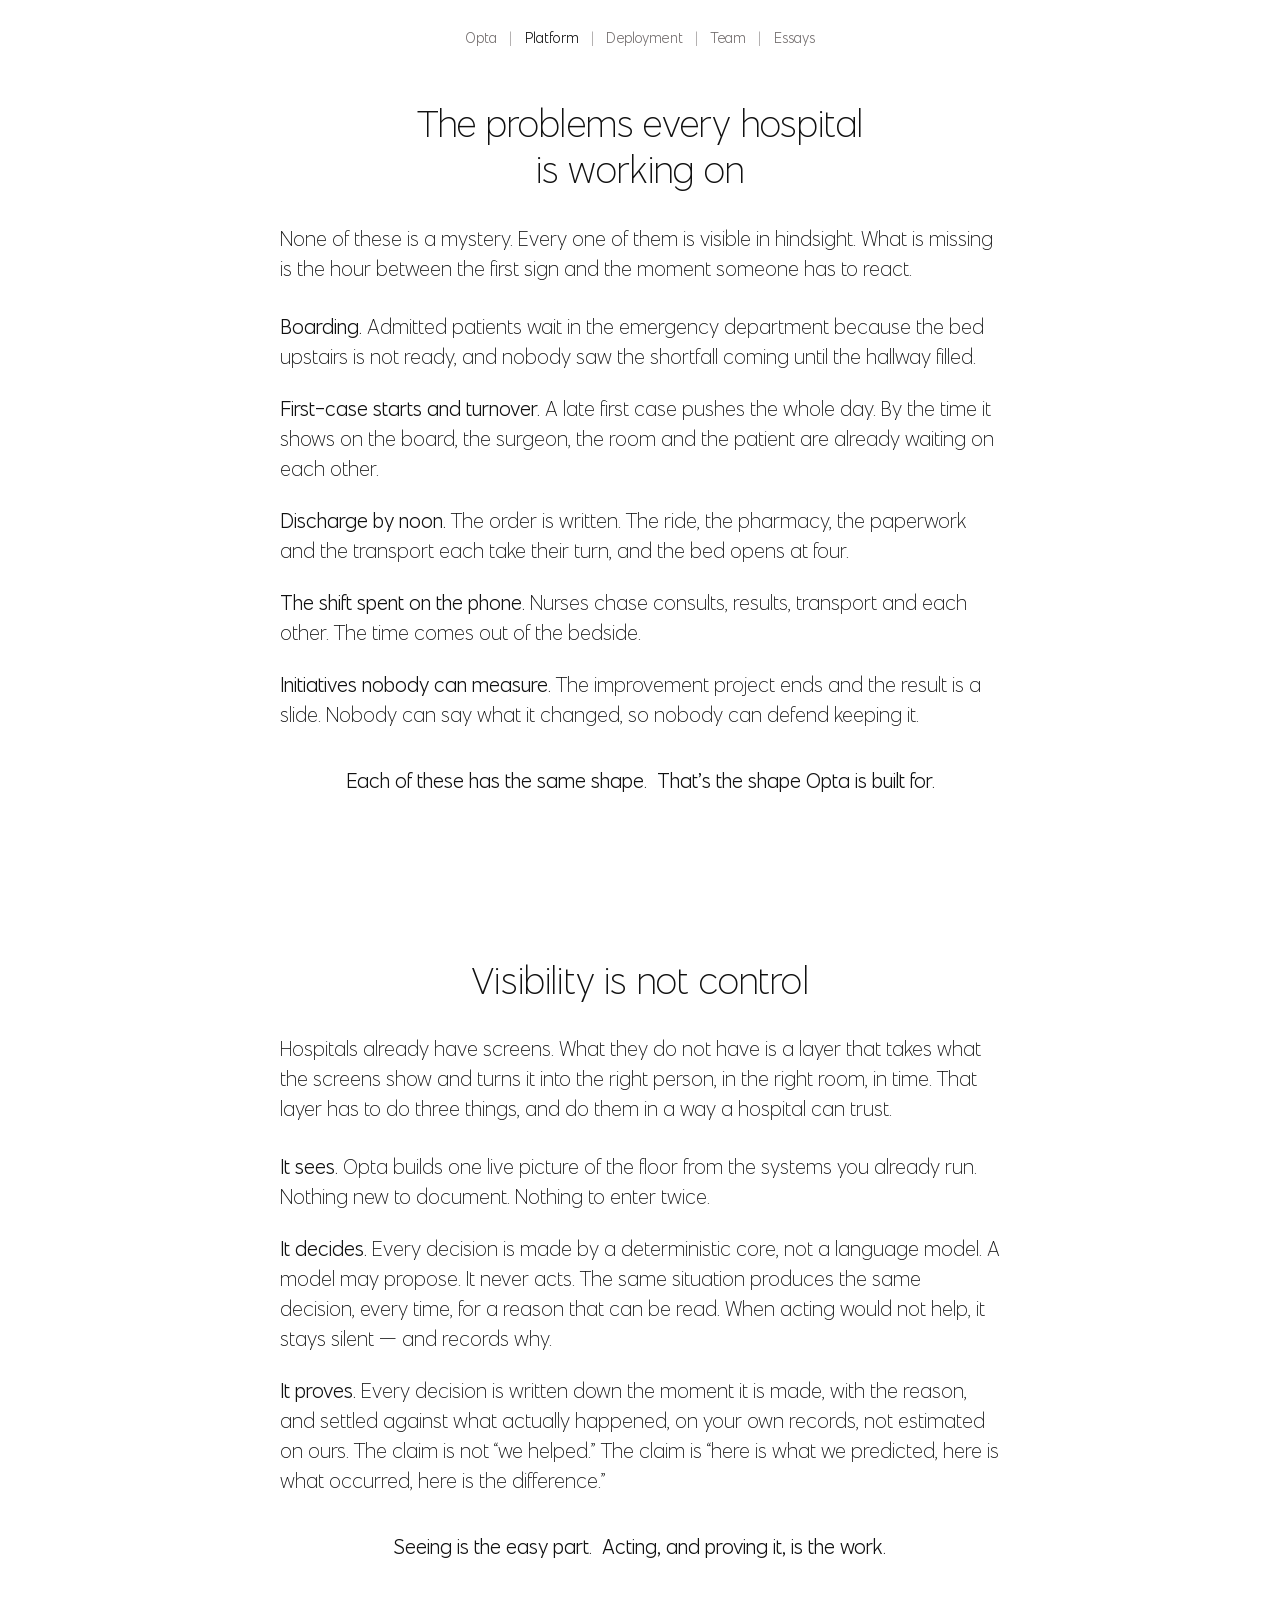
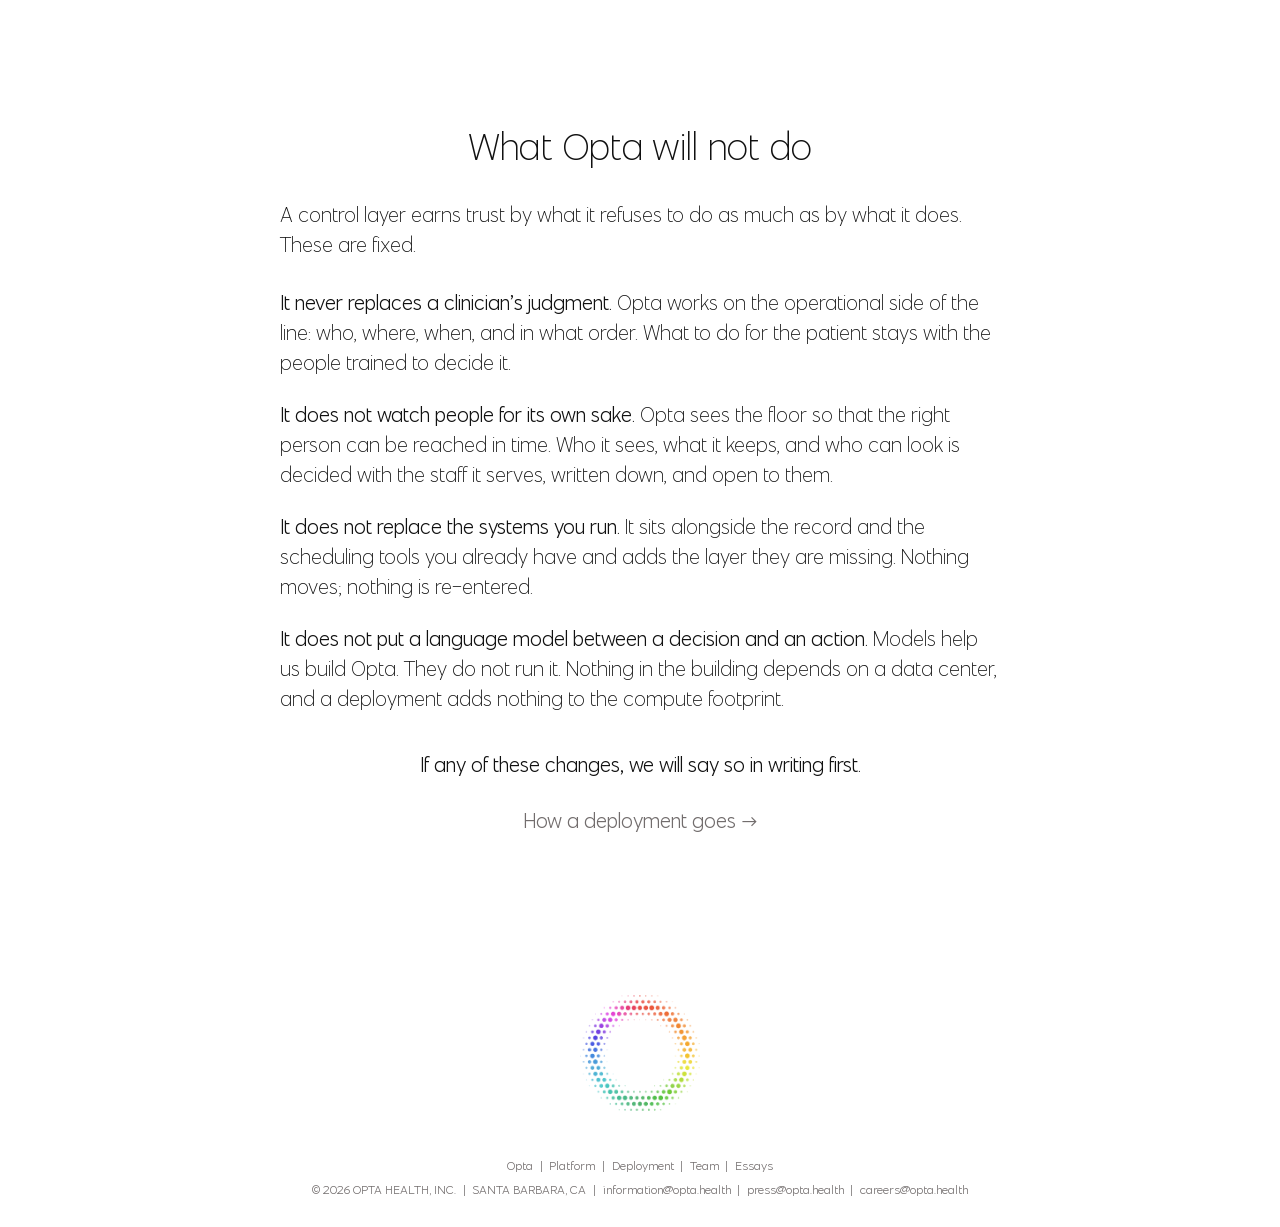
<file: platform/index.html>
<!DOCTYPE html>
<html lang="en">
<head>
<meta charset="UTF-8">
<meta name="viewport" content="width=device-width, initial-scale=1">
<title>Platform — Opta</title>
<meta name="description" content="The problems every hospital is working on, why visibility is not control, and what Opta will not do.">
<meta property="og:type" content="website">
<meta property="og:title" content="Platform — Opta">
<meta property="og:description" content="The problems every hospital is working on, why visibility is not control, and what Opta will not do.">
<meta property="og:url" content="https://opta.health/platform/">
<meta property="og:image" content="https://opta.health/assets/share-card.png">
<meta property="og:image:width" content="1200">
<meta property="og:image:height" content="630">
<link rel="icon" type="image/svg+xml" href="/assets/favicon.svg?v=3">
<link rel="icon" type="image/png" sizes="32x32" href="/assets/favicon-32.png?v=3">
<link rel="icon" type="image/png" sizes="16x16" href="/assets/favicon-16.png?v=3">
<link rel="apple-touch-icon" href="/assets/apple-touch-icon.png">
<link rel="preload" href="/assets/fonts/EssentialSans-Thin.woff2" as="font" type="font/woff2" crossorigin>
<link rel="stylesheet" href="/assets/site.css">
</head>
<body class="page">
<nav class="site"><a href="/">Opta</a> <span class="sep">|</span> <a href="/platform/" class="here">Platform</a> <span class="sep">|</span> <a href="/deployment/">Deployment</a> <span class="sep">|</span> <a href="/team/">Team</a> <span class="sep">|</span> <a href="/essays/">Essays</a></nav>
<section>
  <h2>The problems every hospital<br>is working on</h2>
  <p class="lead">None of these is a mystery. Every one of them is visible in hindsight. What is missing is the hour between the first sign and the moment someone has to react.</p>
  <div class="items">
    <p><b>Boarding.</b> Admitted patients wait in the emergency department because the bed upstairs is not ready, and nobody saw the shortfall coming until the hallway filled.</p>
    <p><b>First-case starts and turnover.</b> A late first case pushes the whole day. By the time it shows on the board, the surgeon, the room and the patient are already waiting on each other.</p>
    <p><b>Discharge by noon.</b> The order is written. The ride, the pharmacy, the paperwork and the transport each take their turn, and the bed opens at four.</p>
    <p><b>The shift spent on the phone.</b> Nurses chase consults, results, transport and each other. The time comes out of the bedside.</p>
    <p><b>Initiatives nobody can measure.</b> The improvement project ends and the result is a slide. Nobody can say what it changed, so nobody can defend keeping it.</p>
  </div>
  <p class="close">Each of these has the same shape.&nbsp; That’s the shape Opta is built for.</p>
</section>

<section>
  <h2>Visibility is not control</h2>
  <p class="lead">Hospitals already have screens. What they do not have is a layer that takes what the screens show and turns it into the right person, in the right room, in time. That layer has to do three things, and do them in a way a hospital can trust.</p>
  <div class="items">
    <p><b>It sees.</b> Opta builds one live picture of the floor from the systems you already run. Nothing new to document. Nothing to enter twice.</p>
    <p><b>It decides.</b> Every decision is made by a deterministic core, not a language model. A model may propose. It never acts. The same situation produces the same decision, every time, for a reason that can be read. When acting would not help, it stays silent — and records why.</p>
    <p><b>It proves.</b> Every decision is written down the moment it is made, with the reason, and settled against what actually happened, on your own records, not estimated on ours. The claim is not “we helped.” The claim is “here is what we predicted, here is what occurred, here is the difference.”</p>
  </div>
  <p class="close">Seeing is the easy part.&nbsp; Acting, and proving it, is the work.</p>
</section>

<section>
  <h2>What Opta will not do</h2>
  <p class="lead">A control layer earns trust by what it refuses to do as much as by what it does. These are fixed.</p>
  <div class="items">
    <p><b>It never replaces a clinician’s judgment.</b> Opta works on the operational side of the line: who, where, when, and in what order. What to do for the patient stays with the people trained to decide it.</p>
    <p><b>It does not watch people for its own sake.</b> Opta sees the floor so that the right person can be reached in time. Who it sees, what it keeps, and who can look is decided with the staff it serves, written down, and open to them.</p>
    <p><b>It does not replace the systems you run.</b> It sits alongside the record and the scheduling tools you already have and adds the layer they are missing. Nothing moves; nothing is re-entered.</p>
    <p><b>It does not put a language model between a decision and an action.</b> Models help us build Opta. They do not run it. Nothing in the building depends on a data center, and a deployment adds nothing to the compute footprint.</p>
  </div>
  <p class="close">If any of these changes, we will say so in writing first.</p>
  <a class="more" href="/deployment/">How a deployment goes →</a>
</section>

<section class="s5">
  <div class="content">
    <a href="/" aria-label="Opta home"><img class="mark small" src="/assets/opta-mark-ring.png" alt="Opta" width="1085" height="1039"></a>
  </div>
  <footer>
    <span class="essay"><a href="/">Opta</a> <span class="sep">|</span> <a href="/platform/" class="here">Platform</a> <span class="sep">|</span> <a href="/deployment/">Deployment</a> <span class="sep">|</span> <a href="/team/">Team</a> <span class="sep">|</span> <a href="/essays/">Essays</a></span>
    <span class="caps">© 2026 Opta Health, Inc.</span> <span class="sep">|</span> <span class="caps">Santa Barbara, CA</span> <span class="sep">|</span> <a href="mailto:information@opta.health">information@opta.health</a> <span class="sep">|</span> <a href="mailto:press@opta.health">press@opta.health</a> <span class="sep">|</span> <a href="mailto:careers@opta.health">careers@opta.health</a>
  </footer>
</section>
</body>
</html>
</file>
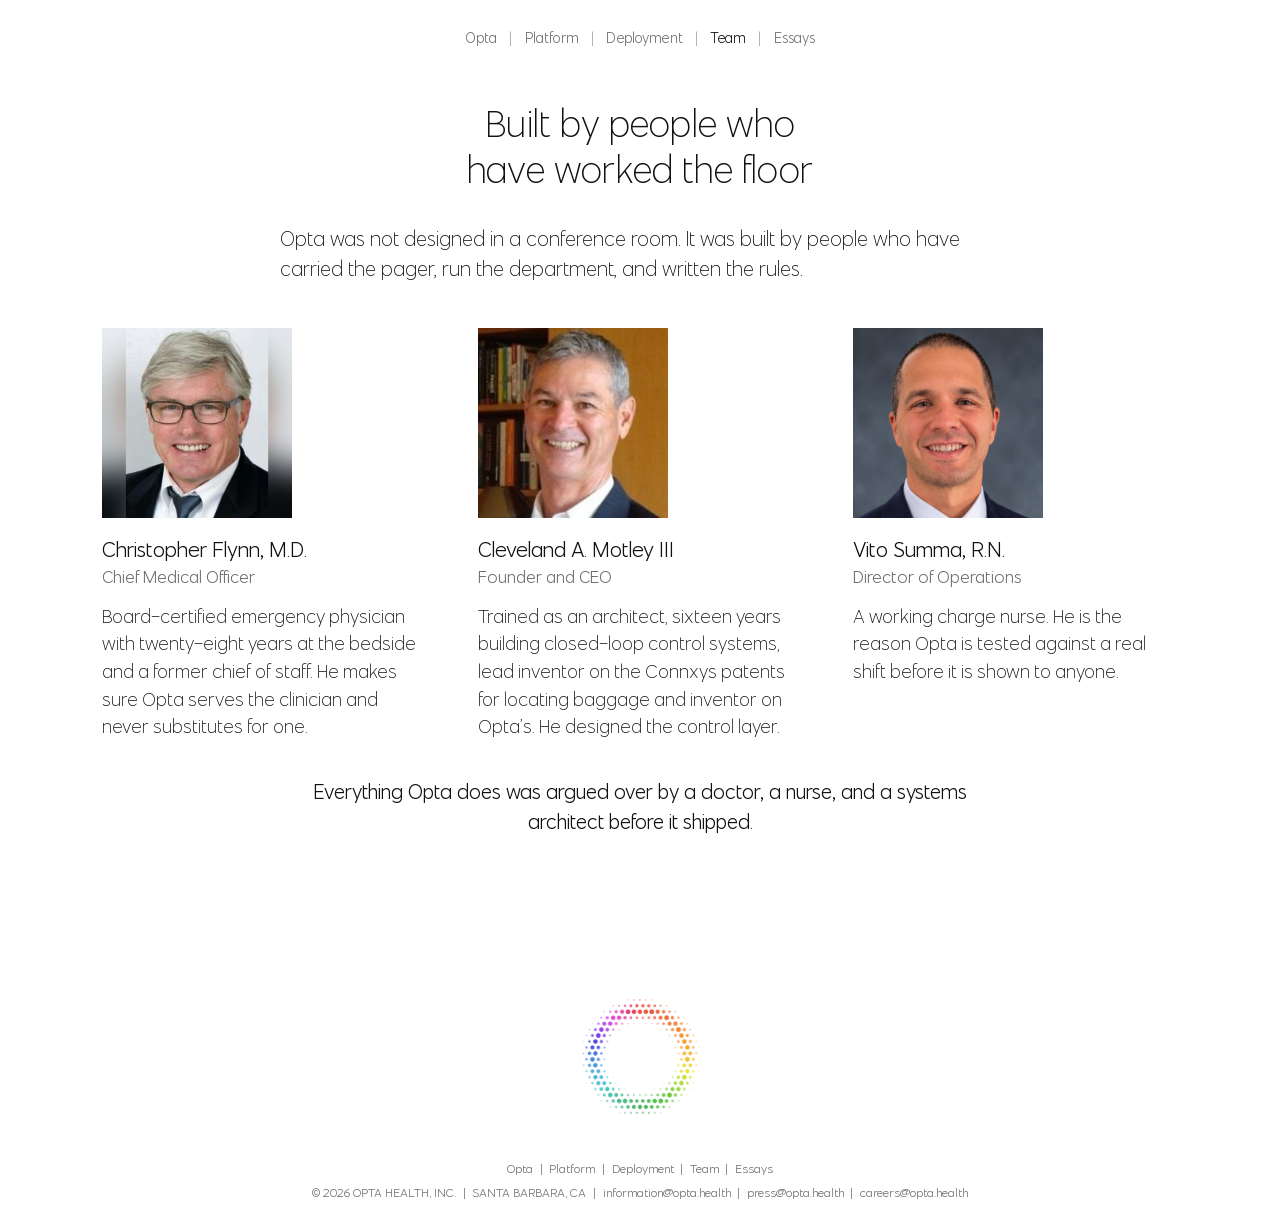
<file: team/index.html>
<!DOCTYPE html>
<html lang="en">
<head>
<meta charset="UTF-8">
<meta name="viewport" content="width=device-width, initial-scale=1">
<title>Team — Opta</title>
<meta name="description" content="Built by people who have worked the floor: an emergency physician, a charge nurse, and a systems architect.">
<meta property="og:type" content="website">
<meta property="og:title" content="Team — Opta">
<meta property="og:description" content="Built by people who have worked the floor: an emergency physician, a charge nurse, and a systems architect.">
<meta property="og:url" content="https://opta.health/team/">
<meta property="og:image" content="https://opta.health/assets/share-card.png">
<meta property="og:image:width" content="1200">
<meta property="og:image:height" content="630">
<link rel="icon" type="image/svg+xml" href="/assets/favicon.svg?v=3">
<link rel="icon" type="image/png" sizes="32x32" href="/assets/favicon-32.png?v=3">
<link rel="icon" type="image/png" sizes="16x16" href="/assets/favicon-16.png?v=3">
<link rel="apple-touch-icon" href="/assets/apple-touch-icon.png">
<link rel="preload" href="/assets/fonts/EssentialSans-Thin.woff2" as="font" type="font/woff2" crossorigin>
<link rel="stylesheet" href="/assets/site.css">
</head>
<body class="page">
<nav class="site"><a href="/">Opta</a> <span class="sep">|</span> <a href="/platform/">Platform</a> <span class="sep">|</span> <a href="/deployment/">Deployment</a> <span class="sep">|</span> <a href="/team/" class="here">Team</a> <span class="sep">|</span> <a href="/essays/">Essays</a></nav>
<section>
  <h2>Built by people who<br>have worked the floor</h2>
  <p class="lead">Opta was not designed in a conference room. It was built by people who have carried the pager, run the department, and written the rules.</p>
  <div class="team">
    <div class="person">
      <img src="/assets/team-chris.jpg" alt="Christopher Flynn, M.D." width="480" height="480">
      <h3>Christopher Flynn, M.D.</h3>
      <p class="role">Chief Medical Officer</p>
      <p>Board-certified emergency physician with twenty-eight years at the bedside and a former chief of staff. He makes sure Opta serves the clinician and never substitutes for one.</p>
    </div>
    <div class="person">
      <img src="/assets/team-cleveland.jpg" alt="Cleveland A. Motley III" width="480" height="480">
      <h3>Cleveland A. Motley III</h3>
      <p class="role">Founder and CEO</p>
      <p>Trained as an architect, sixteen years building closed-loop control systems, lead inventor on the Connxys patents for locating baggage and inventor on Opta’s. He designed the control layer.</p>
    </div>
    <div class="person">
      <img src="/assets/team-vito.jpg" alt="Vito Summa, R.N." width="480" height="480">
      <h3>Vito Summa, R.N.</h3>
      <p class="role">Director of Operations</p>
      <p>A working charge nurse. He is the reason Opta is tested against a real shift before it is shown to anyone.</p>
    </div>
  </div>
  <p class="close">Everything Opta does was argued over by a doctor, a nurse, and a systems architect before it shipped.</p>
</section>

<section class="s5">
  <div class="content">
    <a href="/" aria-label="Opta home"><img class="mark small" src="/assets/opta-mark-ring.png" alt="Opta" width="1085" height="1039"></a>
  </div>
  <footer>
    <span class="essay"><a href="/">Opta</a> <span class="sep">|</span> <a href="/platform/">Platform</a> <span class="sep">|</span> <a href="/deployment/">Deployment</a> <span class="sep">|</span> <a href="/team/" class="here">Team</a> <span class="sep">|</span> <a href="/essays/">Essays</a></span>
    <span class="caps">© 2026 Opta Health, Inc.</span> <span class="sep">|</span> <span class="caps">Santa Barbara, CA</span> <span class="sep">|</span> <a href="mailto:information@opta.health">information@opta.health</a> <span class="sep">|</span> <a href="mailto:press@opta.health">press@opta.health</a> <span class="sep">|</span> <a href="mailto:careers@opta.health">careers@opta.health</a>
  </footer>
</section>
</body>
</html>
</file>
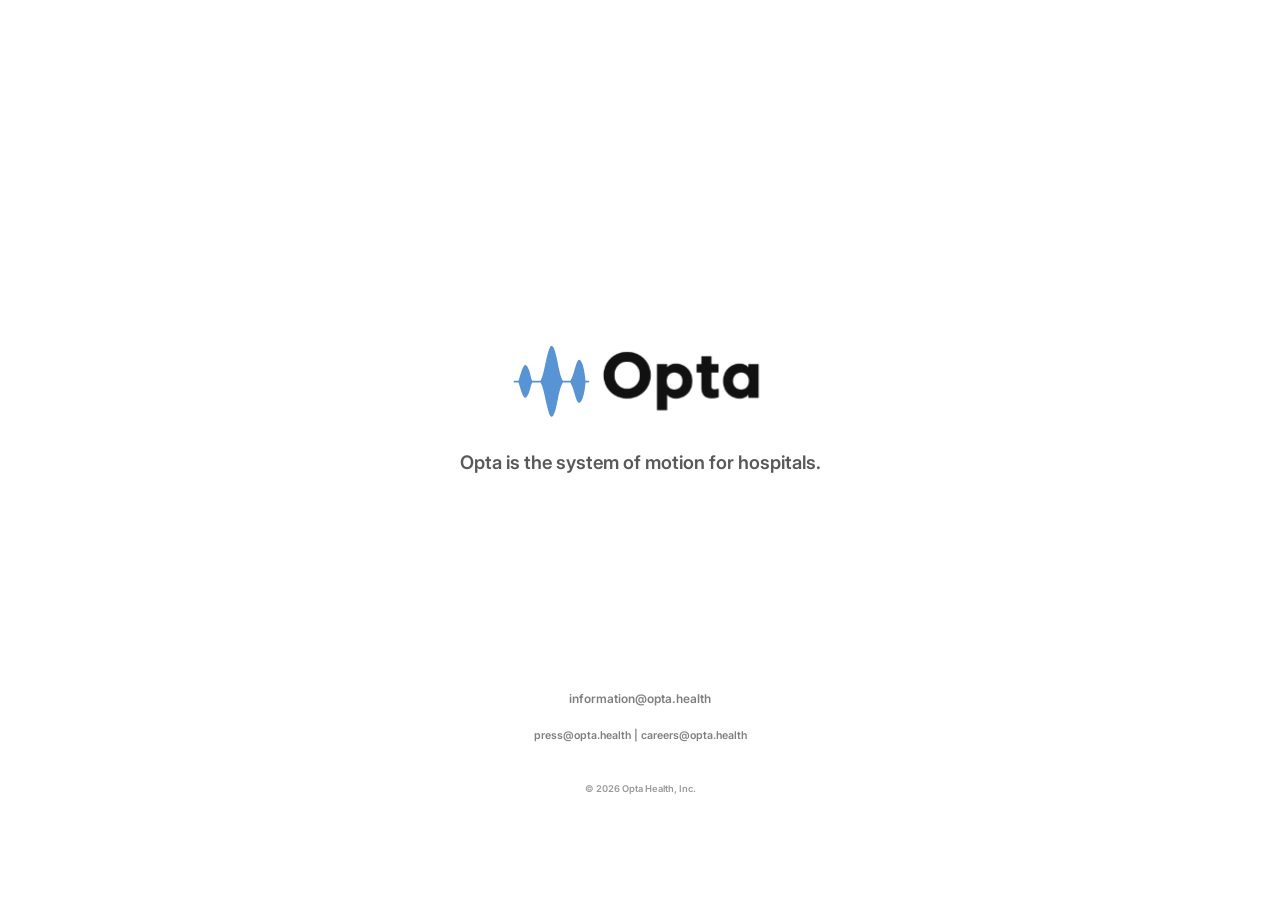
<file: index (1).html>
<!DOCTYPE html>
<html lang="en">
<head>
<meta charset="UTF-8">
<meta name="viewport" content="width=device-width, initial-scale=1.0">
<title>Opta</title>
<meta name="description" content="Opta is the system of motion for hospitals.">

<link rel="preconnect" href="https://fonts.googleapis.com">
<link rel="preconnect" href="https://fonts.gstatic.com" crossorigin>
<link href="https://fonts.googleapis.com/css2?family=Inter:wght@600&display=swap" rel="stylesheet">

<link rel="icon" type="image/svg+xml" href="data:image/svg+xml,<svg xmlns='http://www.w3.org/2000/svg' viewBox='780 369 135 135'><path d='M902.694 436.242H898.753C897.613 421.207 893.867 404.504 889.398 404.504C886.178 404.504 883.756 414.572 881.809 421.551C880.204 427.306 878.25 432.717 875.923 436.242H864.882C861.515 431.145 859.215 420.263 857.144 409.635C854.993 398.626 852.054 383.542 847.609 383.542C844.598 383.542 841.217 398.725 839.199 407.796C836.649 419.258 834.748 430.887 831.12 436.242H818.882C817.144 432.774 816.272 427.861 815.388 424.079C813.964 419.034 810.966 412.457 808.572 412.457C804.982 412.457 801.805 424.823 798.287 436.242H792.524C791.474 436.242 791.059 436.228 791.023 436.883C790.907 438.982 791.205 438.69 792.524 438.69H798.287C801.806 450.109 804.987 461.659 808.572 461.659C810.966 461.659 813.964 454.763 815.388 449.718C816.272 445.935 817.144 442.159 818.882 438.69H831.12C834.757 444.045 836.653 454.539 839.204 466.001C841.217 475.072 844.598 490.254 847.609 490.254C852.054 490.254 854.993 475.172 857.144 464.162C859.215 453.534 861.51 443.788 864.882 438.69H875.923C878.25 442.216 880.204 447.879 881.809 453.629C883.756 460.608 886.178 469.293 889.398 469.293C892.352 469.293 897.248 459.461 898.753 438.69H902.694C903.744 438.69 904.289 438.282 904.289 437.641C904.289 437 904.522 436.242 902.694 436.242Z' fill='%235893D4'/></svg>">

<style>
*{margin:0;padding:0;box-sizing:border-box}
html,body{width:100%;height:100%;background:#FFFFFF;font-family:'Inter',-apple-system,BlinkMacSystemFont,sans-serif}
body{display:flex;align-items:center;justify-content:center;min-height:100vh;overflow:hidden}
.placeholder-svg{width:100%;height:auto;max-width:100vw;max-height:100vh;display:block}
.placeholder-svg a{cursor:pointer}
.placeholder-svg a:hover text,.placeholder-svg a:hover tspan{text-decoration:underline}
</style>
</head>
<body>
<svg class="placeholder-svg" preserveAspectRatio="xMidYMid meet" role="img" aria-label="Opta — the system of motion for hospitals" width="1920" height="1080" viewBox="0 0 1920 1080" fill="none" xmlns="http://www.w3.org/2000/svg" xmlns:xlink="http://www.w3.org/1999/xlink">
<path d="M0 0H1920V1080H0V0Z" fill="white"/>
<g transform="translate(-20.5, 0)"><rect x="909.779" y="372" width="260.221" height="129.588" fill="url(#pattern0_2446_2867)"/>
<rect x="910.279" y="372.5" width="259.221" height="128.588" stroke="white" stroke-opacity="0.75"/>
<path d="M902.694 436.242H898.753C897.613 421.207 893.867 404.504 889.398 404.504C886.178 404.504 883.756 414.572 881.809 421.551C880.204 427.306 878.25 432.717 875.923 436.242H864.882C861.515 431.145 859.215 420.263 857.144 409.635C854.993 398.626 852.054 383.542 847.609 383.542C844.598 383.542 841.217 398.725 839.199 407.796C836.649 419.258 834.748 430.887 831.12 436.242H818.882C817.144 432.774 816.272 427.861 815.388 424.079C813.964 419.034 810.966 412.457 808.572 412.457C804.982 412.457 801.805 424.823 798.287 436.242H792.524C791.474 436.242 791.059 436.228 791.023 436.883C790.907 438.982 791.205 438.69 792.524 438.69H798.287C801.806 450.109 804.987 461.659 808.572 461.659C810.966 461.659 813.964 454.763 815.388 449.718C816.272 445.935 817.144 442.159 818.882 438.69H831.12C834.757 444.045 836.653 454.539 839.204 466.001C841.217 475.072 844.598 490.254 847.609 490.254C852.054 490.254 854.993 475.172 857.144 464.162C859.215 453.534 861.51 443.788 864.882 438.69H875.923C878.25 442.216 880.204 447.879 881.809 453.629C883.756 460.608 886.178 469.293 889.398 469.293C892.352 469.293 897.248 459.461 898.753 438.69H902.694C903.744 438.69 904.289 438.282 904.289 437.641C904.289 437 904.522 436.242 902.694 436.242Z" fill="#5893D4"/></g>





<text x="960" y="568" text-anchor="middle" font-family="Inter, -apple-system, BlinkMacSystemFont, sans-serif" font-weight="600" font-size="28" fill="black" fill-opacity="0.65">Opta is the system of motion for hospitals.</text>
<a href="mailto:cleveland.motley@opta.health" xlink:href="mailto:cleveland.motley@opta.health"><text x="960" y="920" text-anchor="middle" font-family="Inter, -apple-system, BlinkMacSystemFont, sans-serif" font-weight="600" font-size="18" fill="black" fill-opacity="0.5">information@opta.health</text></a>
<text x="960" y="973" text-anchor="middle" font-family="Inter, -apple-system, BlinkMacSystemFont, sans-serif" font-weight="600" font-size="16" fill="black" fill-opacity="0.5"><a href="mailto:cleveland.motley@opta.health" xlink:href="mailto:cleveland.motley@opta.health"><tspan>press@opta.health</tspan></a><tspan>  |  </tspan><a href="mailto:cleveland.motley@opta.health" xlink:href="mailto:cleveland.motley@opta.health"><tspan>careers@opta.health</tspan></a></text>
<text x="960" y="1053" text-anchor="middle" font-family="Inter, -apple-system, BlinkMacSystemFont, sans-serif" font-weight="600" font-size="14" fill="black" fill-opacity="0.4">© 2026 Opta Health, Inc.</text>
<defs>
<pattern id="pattern0_2446_2867" patternContentUnits="objectBoundingBox" width="1" height="1">
<use xlink:href="#image0_2446_2867" transform="matrix(0.000446628 0 0 0.000896861 -0.429209 0)"/>
</pattern>
<image id="image0_2446_2867" width="3200" height="1115" preserveAspectRatio="none" xlink:href="[data-uri]"/>
</defs>
</svg>

</body>
</html>
</file>
<file: assets/site.css>
/* Essential Sans (Jen Wagner Co) — Thin for all copy, Regular where weight is needed. Licensed webfonts, self-hosted. */
  @font-face { font-family: 'Essential Sans'; font-weight: 200; font-style: normal; font-display: swap; src: url('fonts/EssentialSans-Thin.woff2') format('woff2'); }
  @font-face { font-family: 'Essential Sans'; font-weight: 400; font-style: normal; font-display: swap; src: url('fonts/EssentialSans-Regular.woff2') format('woff2'); }

  :root {
    --ink: #111111;        /* headlines and body */
    --grey: #726d6d;       /* wordmark, company line, footer */
    --page: #FFFFFF;

    /* Sizes are specified at 1920px wide and scale with the viewport. */
    --size-h: clamp(30px, 2.9vw, 72px);          /* 56px @ 1920 — section headlines */
    --size-body: clamp(19px, 1.5625vw, 44px);    /* 30px @ 1920 */
    --size-tag: clamp(17px, 1.3vw, 36px);        /* 25px @ 1920 — tagline under the wordmark */
    --size-desc: clamp(22px, 2.08vw, 56px);      /* 40px @ 1920 — hero descriptor */
    --size-co: clamp(15px, 1.2vw, 30px);         /* company line */
    --lockup-w: clamp(170px, 14.6vw, 420px);     /* 280px @ 1920 (mark + wordmark) */
    --lockup-w-small: clamp(120px, 9.4vw, 260px);/* 180px @ 1920 on the closing screen */
    --measure: 36em;                             /* body line length */
  }

  * { box-sizing: border-box; margin: 0; padding: 0; }
  html { -webkit-text-size-adjust: 100%; }

  body {
    font-family: 'Essential Sans', 'Helvetica Neue', Arial, sans-serif;
    font-weight: 200;
    color: var(--ink);
    background: var(--page);
    -webkit-font-smoothing: antialiased;
    -moz-osx-font-smoothing: grayscale;
  }

  section {
    display: flex;
    flex-direction: column;
    align-items: center;
    justify-content: center;
    text-align: center;
    padding: 9vh 8vw;
  }
  .s1 { min-height: 100vh; min-height: 100svh; padding-top: 7vh; padding-bottom: 7vh; }
  .s5 { padding-bottom: 0; }

  img { display: block; max-width: 100%; height: auto; }

  .lockup { width: var(--lockup-w); display: flex; flex-direction: column; align-items: center; }
  .lockup .mark { width: 80%; }
  .lockup .wordmark { width: 100%; margin-top: 22%; }
  .lockup.small { width: var(--lockup-w-small); }

  .tagline {
    font-size: var(--size-tag);
    font-weight: 200;
    line-height: 1.3;
    color: var(--ink);
    margin-top: 0.9em;
  }

  h1, h2 {
    font-size: var(--size-h);
    font-weight: 200;
    line-height: 1.25;
    letter-spacing: 0.005em;
  }

  .desc {
    font-size: var(--size-desc);
    font-weight: 200;
    line-height: 1.3;
    max-width: 22em;
    margin-top: 2.2em;
  }

  .body {
    font-size: var(--size-body);
    font-weight: 200;
    line-height: 1.5;
    max-width: var(--measure);
    text-align: left;
  }
  .body + .body { margin-top: 1.2em; }
  h2 + .body { margin-top: 1.5em; }

  .company {
    font-size: var(--size-co);
    font-weight: 400;
    line-height: 1.45;
    color: var(--grey);
    margin-top: 5em;
  }
  .company .sub { display: block; font-weight: 200; }

  /* Closing screen: lockup anchored above the footer */
  .s5 .content {
    display: flex;
    flex-direction: column;
    align-items: center;
    justify-content: center;
    width: 100%;
  }
  .s5 .lockup { margin-top: 3em; }

  footer {
    width: 100%;
    text-align: center;
    color: var(--grey);
    font-size: clamp(12px, 0.78vw, 20px);
    font-weight: 400;
    line-height: 1.7;
    padding: 5vh 0 3vh;
  }
  footer a { color: inherit; text-decoration: none; }
  footer a:hover, footer a:focus-visible { text-decoration: underline; text-underline-offset: 0.2em; }
  footer .essay { display: block; margin-bottom: 0.3em; }
  footer .caps { text-transform: uppercase; }
  footer .caps, footer a { white-space: nowrap; }
  footer .sep { padding: 0 0.3em; }

  a:focus-visible { outline: 2px solid var(--grey); outline-offset: 3px; }


  @media (max-width: 767px) {
    :root {
      --size-h: 30px;
      --size-body: 19px;
      --size-tag: 17px;
      --size-desc: 24px;
      --size-co: 16px;
      --lockup-w: 190px;
      --lockup-w-small: 140px;
    }
    section { padding: 8vh 24px; }
    .body { font-weight: 400; }   /* thin weight goes faint on phones in daylight */
    .desc { margin-top: 2em; }
    .company { margin-top: 3.5em; }
    footer .sep { padding: 0 0.15em; }
    footer .caps, footer a { white-space: normal; }
  }

  @media (prefers-reduced-motion: no-preference) {
    html { scroll-behavior: smooth; }
  }

  /* ---- second-tier pages ---- */
  nav.site { width: 100%; text-align: center; padding: 3.2vh 8vw 0; font-size: clamp(14px, 0.95vw, 22px); font-weight: 400; color: var(--grey); letter-spacing: 0.01em; }
  nav.site a { color: inherit; text-decoration: none; padding: 0 0.2em; }
  nav.site a:hover, nav.site a:focus-visible { color: var(--ink); }
  nav.site .sep { padding: 0 0.45em; opacity: 0.6; }
  nav.site a.here { color: var(--ink); }
  .page section { min-height: 0; padding: 9vh 8vw; }
  .page section:first-of-type { padding-top: 6vh; }
  .page .lead { font-size: var(--size-body); font-weight: 200; line-height: 1.5; max-width: var(--measure); text-align: left; margin-top: 1.5em; }
  .page .items { font-size: var(--size-body); max-width: var(--measure); text-align: left; margin-top: 1.4em; }
  .page .items p { font-size: var(--size-body); font-weight: 200; line-height: 1.5; }
  .page .items p + p { margin-top: 1.1em; }
  .page .items b { font-weight: 400; }
  .page .close { font-size: var(--size-body); font-weight: 400; line-height: 1.5; max-width: var(--measure); text-align: center; margin-top: 1.8em; }
  .page .s5 { padding-bottom: 0; }
  .page .mark.small { width: var(--lockup-w-small); }
  .more { display: inline-block; margin-top: 1.4em; font-size: var(--size-body); font-weight: 400; color: var(--grey); text-decoration: none; }
  .more:hover, .more:focus-visible { color: var(--ink); }
  .team { font-size: var(--size-body); display: flex; flex-wrap: wrap; justify-content: center; gap: 4vw; max-width: 60em; margin-top: 2.2em; }
  .person { flex: 1 1 15em; max-width: 19em; text-align: left; }
  .person img { width: 9.5em; height: 9.5em; object-fit: cover; border-radius: 0; background: #ececec; margin-bottom: 0.9em; }
  .person h3 { font-size: calc(var(--size-body) * 1.05); font-weight: 400; line-height: 1.3; }
  .person .role { font-size: calc(var(--size-body) * 0.85); font-weight: 400; color: var(--grey); margin: 0.15em 0 0.7em; }
  .person p { font-size: calc(var(--size-body) * 0.92); font-weight: 200; line-height: 1.5; }
  .essays { font-size: var(--size-body); max-width: var(--measure); text-align: left; margin-top: 1.6em; }
  .essays a { display: block; color: var(--ink); text-decoration: none; font-size: var(--size-body); font-weight: 400; line-height: 1.4; }
  .essays a:hover, .essays a:focus-visible { text-decoration: underline; text-underline-offset: 0.2em; }
  .essays .date { font-size: calc(var(--size-body) * 0.85); font-weight: 200; color: var(--grey); margin-top: 0.2em; }
  .essays .blurb { font-size: calc(var(--size-body) * 0.95); font-weight: 200; line-height: 1.5; margin-top: 0.4em; }
  @media (max-width: 767px) {
    nav.site { padding: 20px 24px 0; }
    nav.site .sep { padding: 0 0.3em; }
    .page section { padding: 7vh 24px; }
    .page .items p, .page .lead, .page .close, .person p, .essays .blurb { font-weight: 400; }
    .team { gap: 32px; }
    .page h2 br { display: none; }
    .page .items b { display: block; }
  }
</file>
